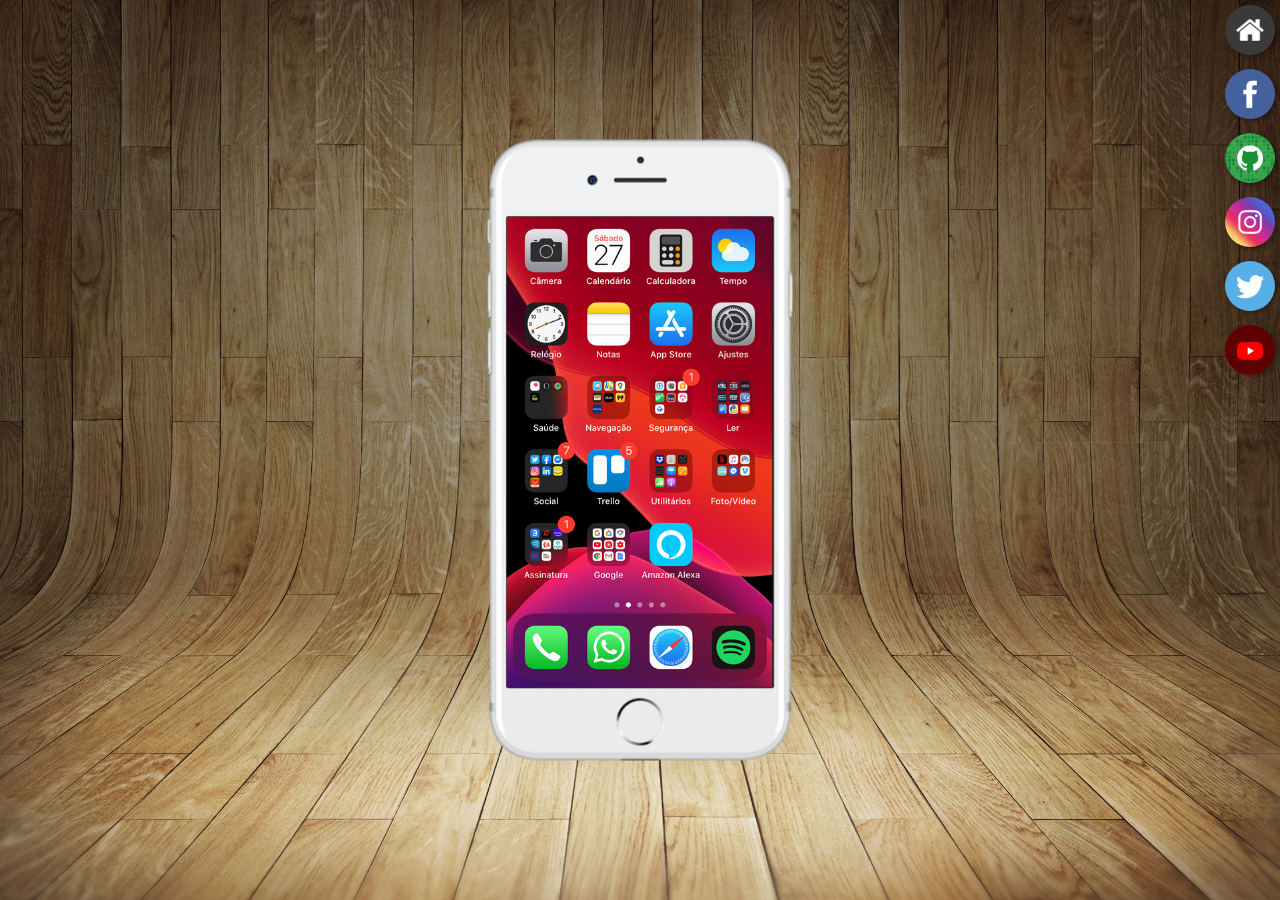
<file: index.html>
<!DOCTYPE html>
<html lang="pt-br">
<head>
    <meta charset="UTF-8">
    <meta http-equiv="X-UA-Compatible" content="IE=edge">
    <meta name="viewport" content="width=device-width, initial-scale=1.0">
    <title>Projeto Redes Sociais</title>
    <link rel="shortcut icon" href="favicon.ico" type="image/x-icon">
    <link rel="stylesheet" href="style/style.css">
</head>
<body>
    <main>
        <section id="phone">
            <iframe src="home.html" name="screen" id="screen" frameborder="0">Seu navegador não é compatível.</iframe>
        </section>
        <section id="social-media">
            <a href="home.html" target="screen"><img src="imagens/logo-home.jpg" alt="Home"></a> <br>
            <a href="socials/facebook.html" target="screen"><img src="imagens/logo-facebook.jpg" alt="Logo do Facebook"></a> <br>
            <a href="socials/github.html" target="screen"><img src="imagens/logo-github.jpg" alt="Logo do GitHub"></a> <br>
            <a href="socials/instagram.html" target="screen"><img src="imagens/logo-instagram.jpg" alt="Logo do Instagram"></a> <br>
            <a href="socials/twitter.html" target="screen"><img src="imagens/logo-twitter.jpg" alt="Logo do Twitter"></a> <br>
            <a href="socials/youtube.html" target="screen"><img src="imagens/logo-youtube.jpg" alt="Logo do YouTube"></a> <br>
        </section>
    </main>
</body>
</html>
</file>
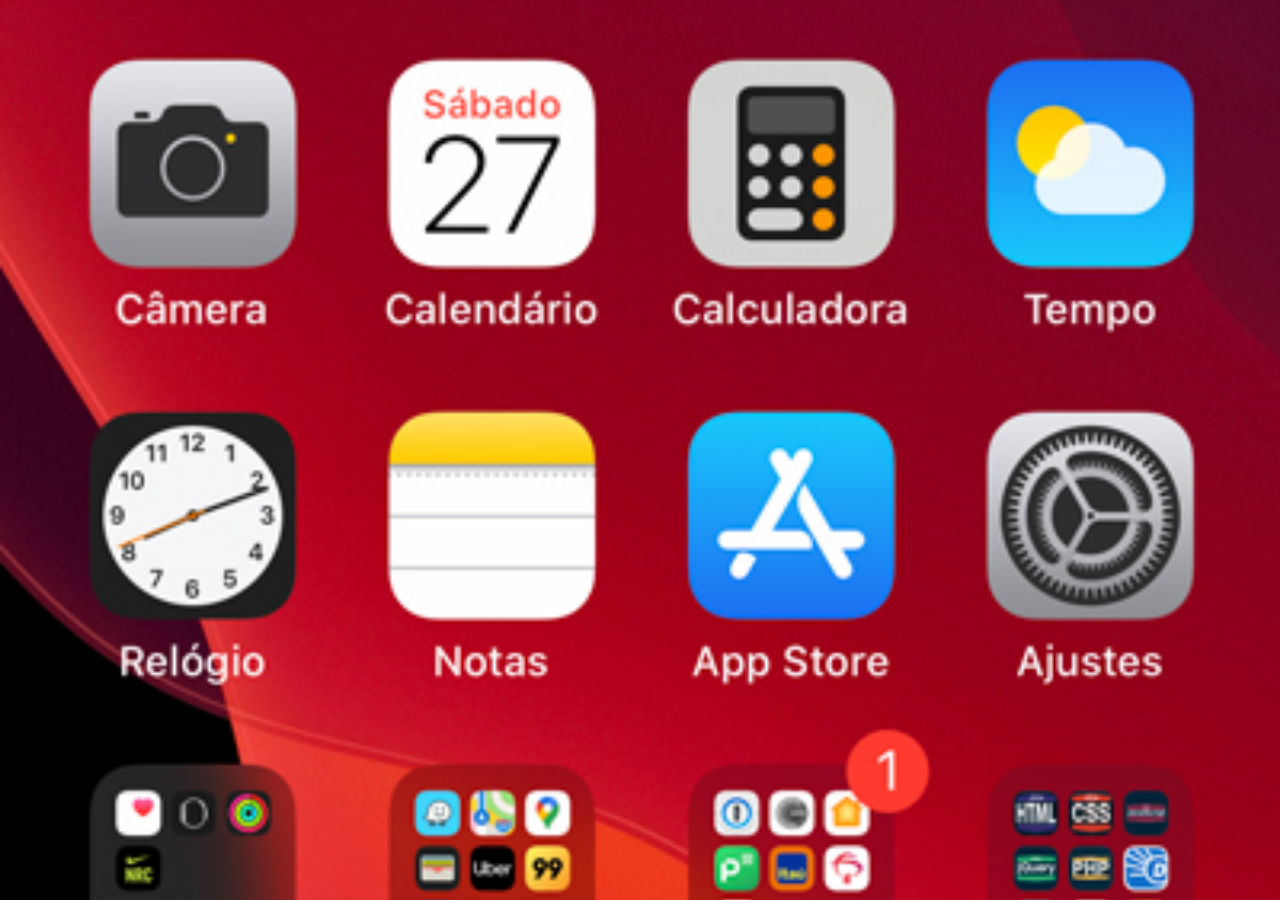
<file: home.html>
<!DOCTYPE html>
<html lang="pt-br">
<head>
    <meta charset="UTF-8">
    <meta http-equiv="X-UA-Compatible" content="IE=edge">
    <meta name="viewport" content="width=device-width, initial-scale=1.0">
    <title>Home</title>
</head>
<style>
    * {
        margin: 0px;
        padding: 0px;
    }

    body {
        width: 100vw;
        height: 100vh;
        background: black url(imagens/tela-home.jpg) no-repeat top center;
        background-size: cover;
    }
</style>
<body>
    
</body>
</html>
</file>
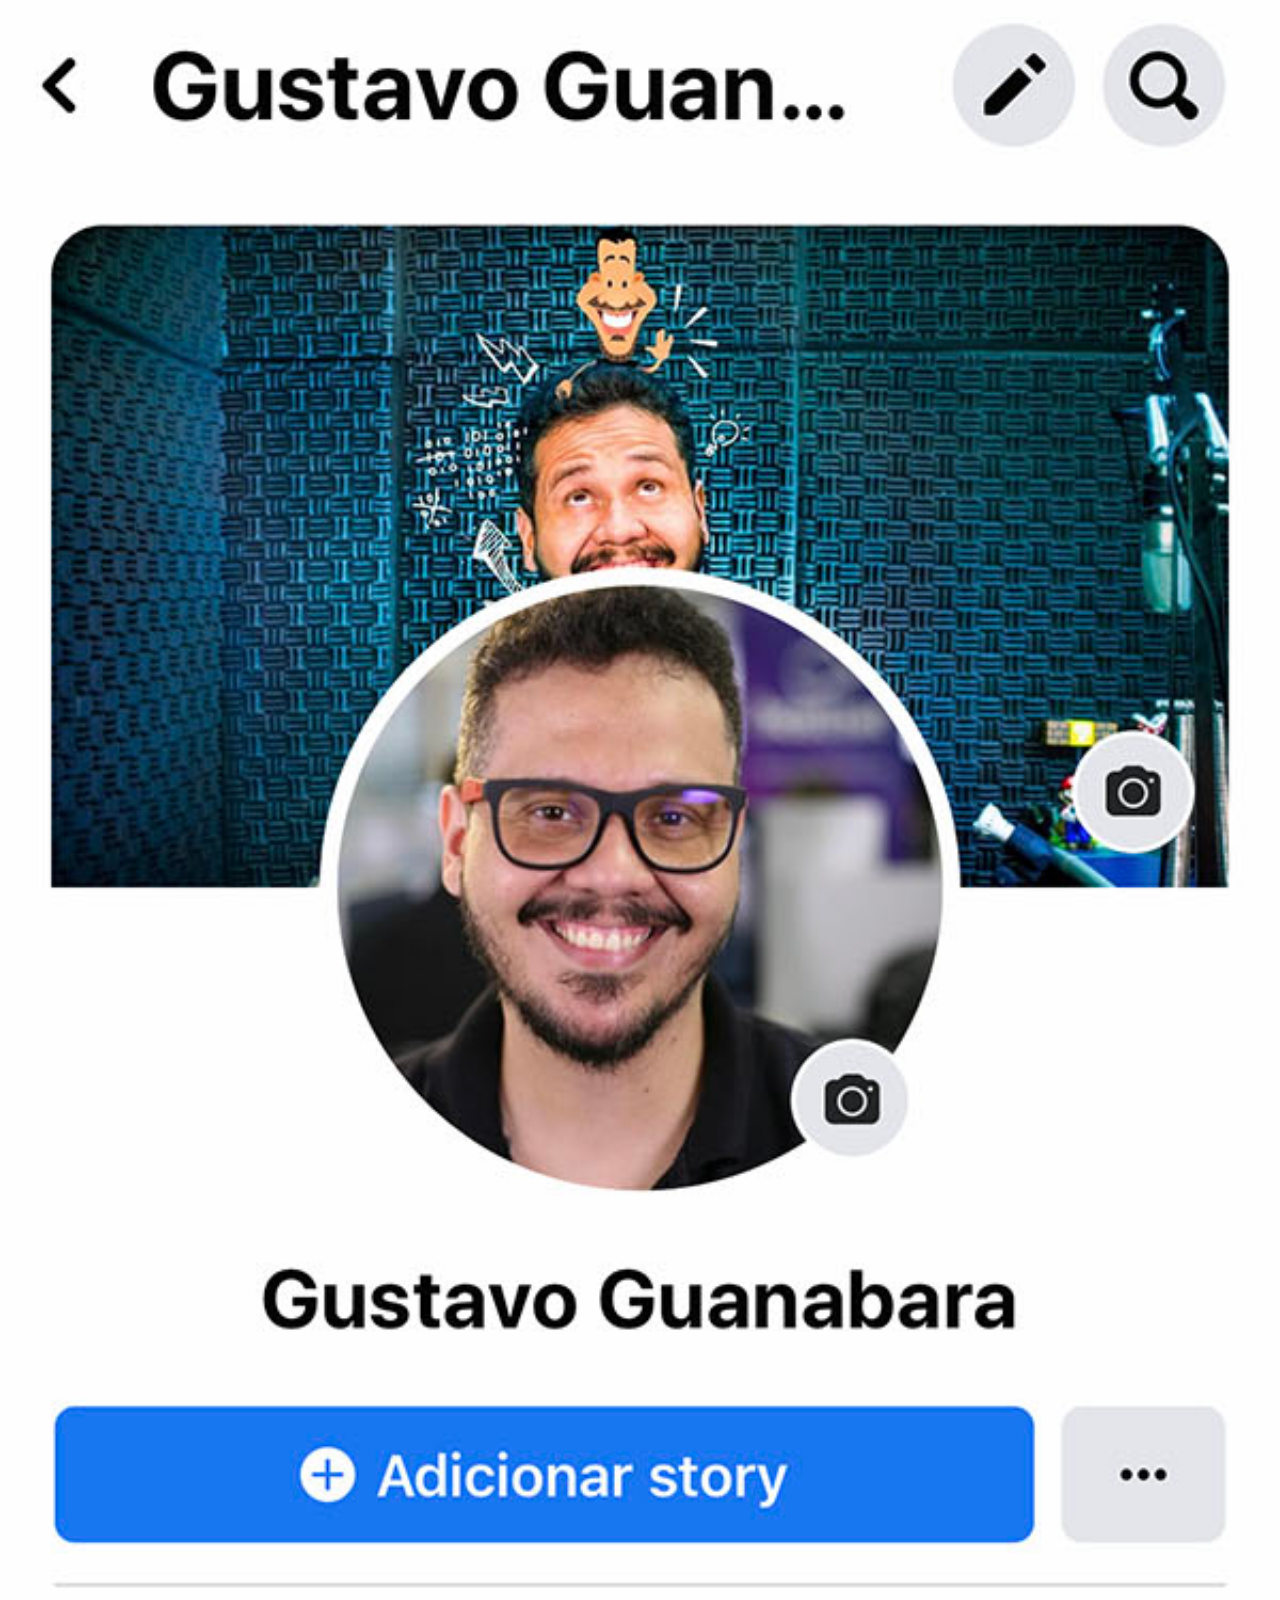
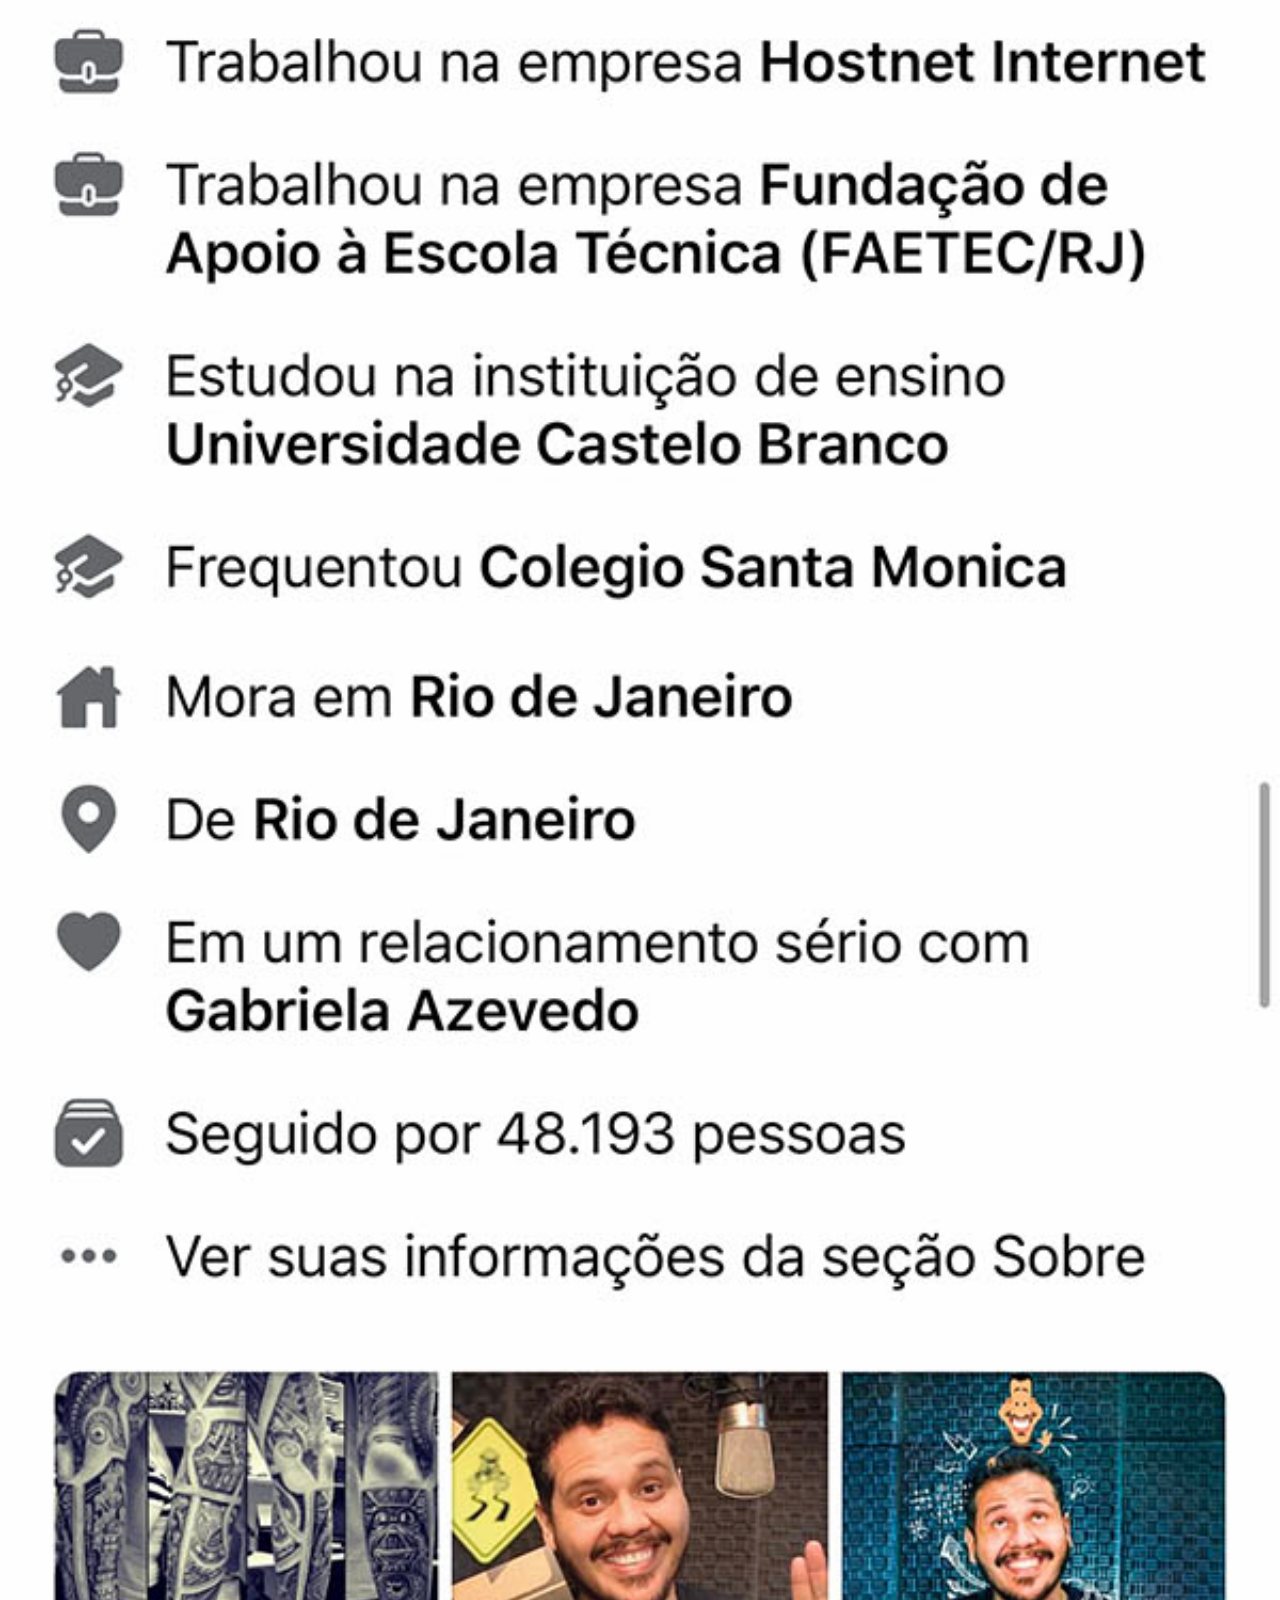
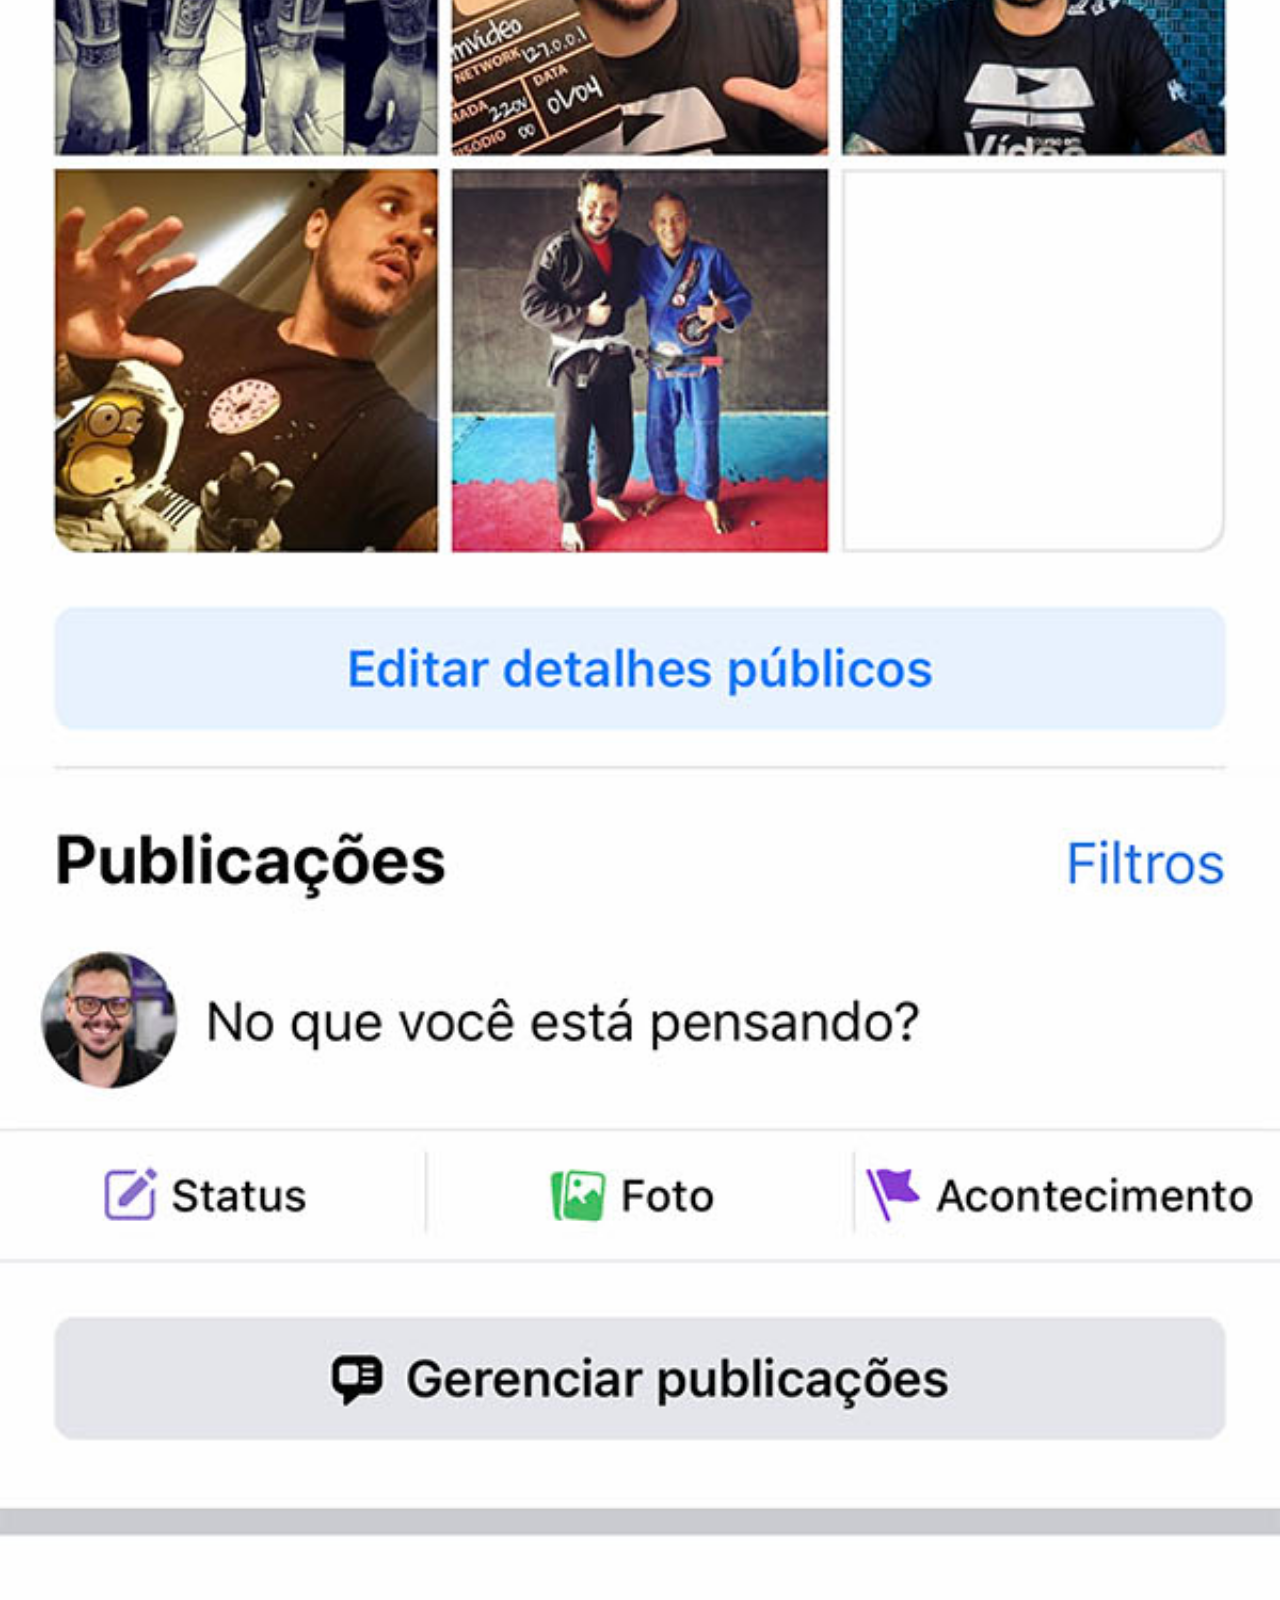
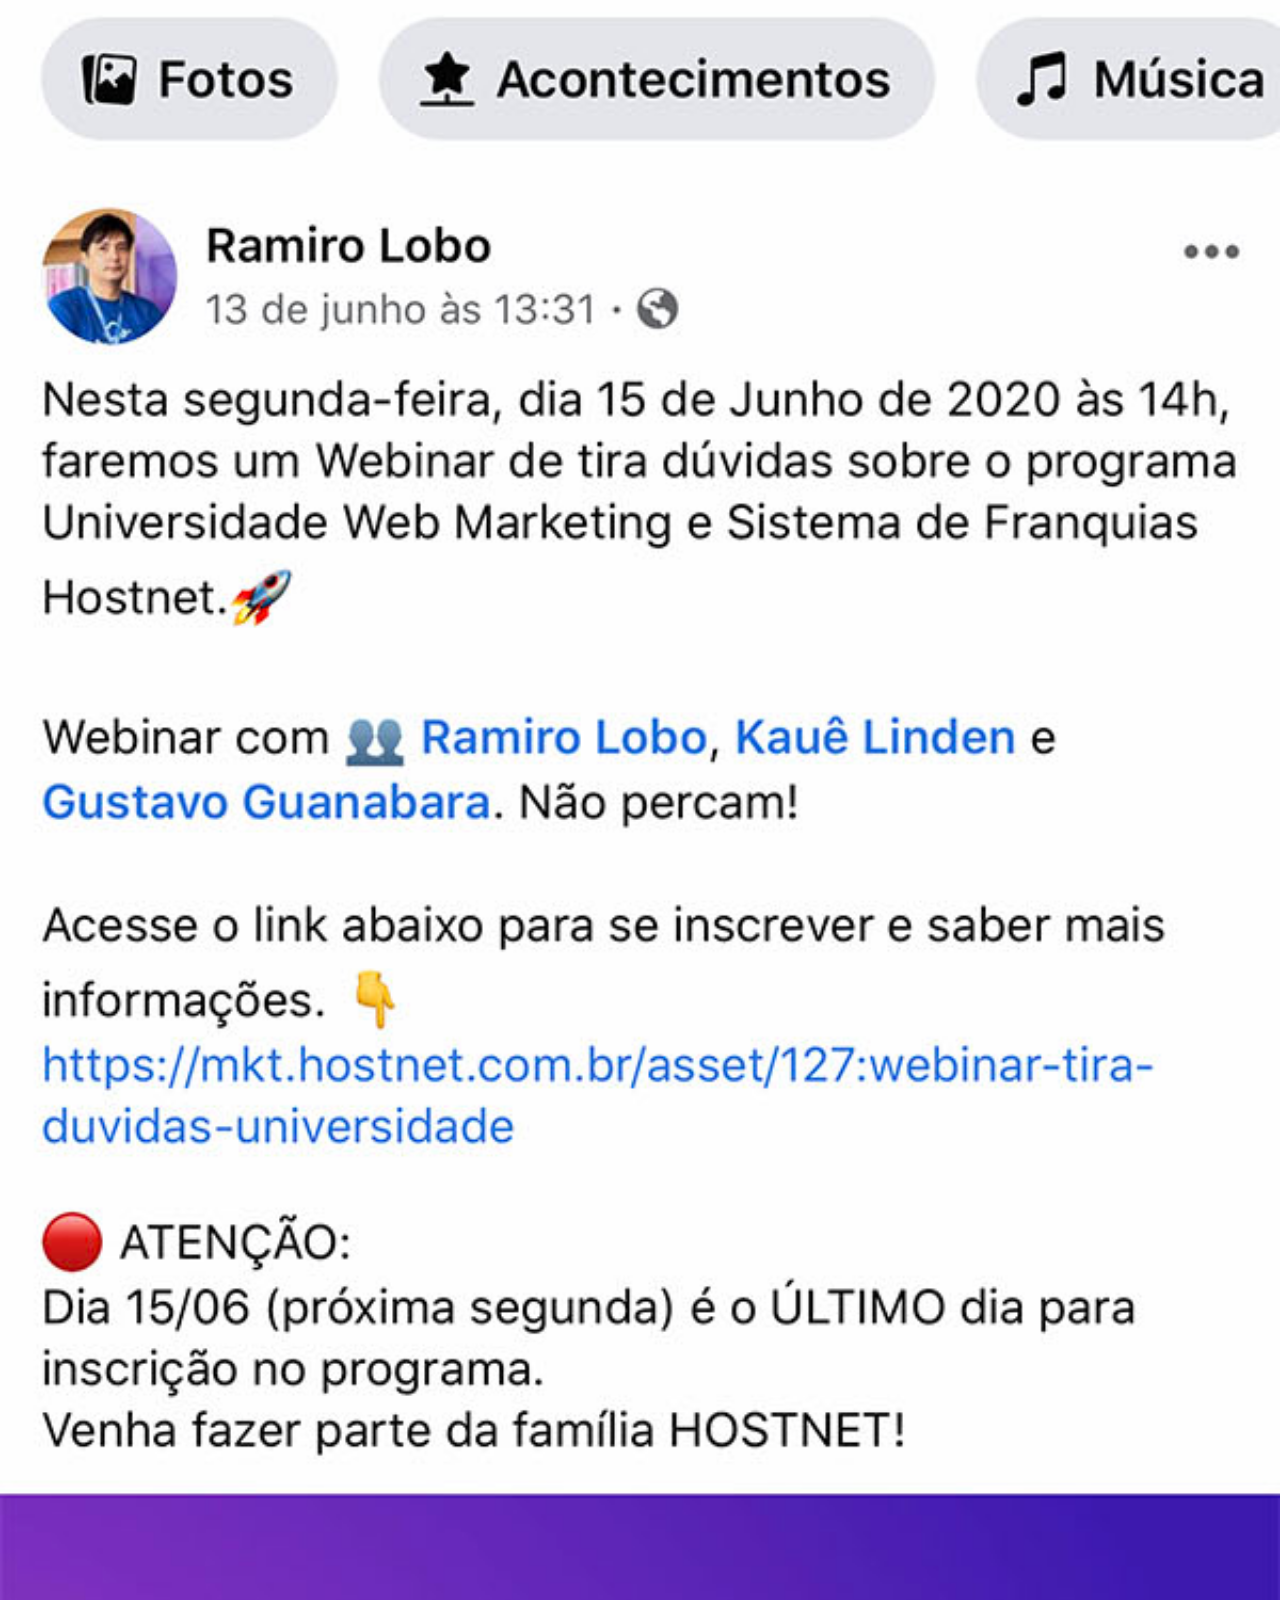
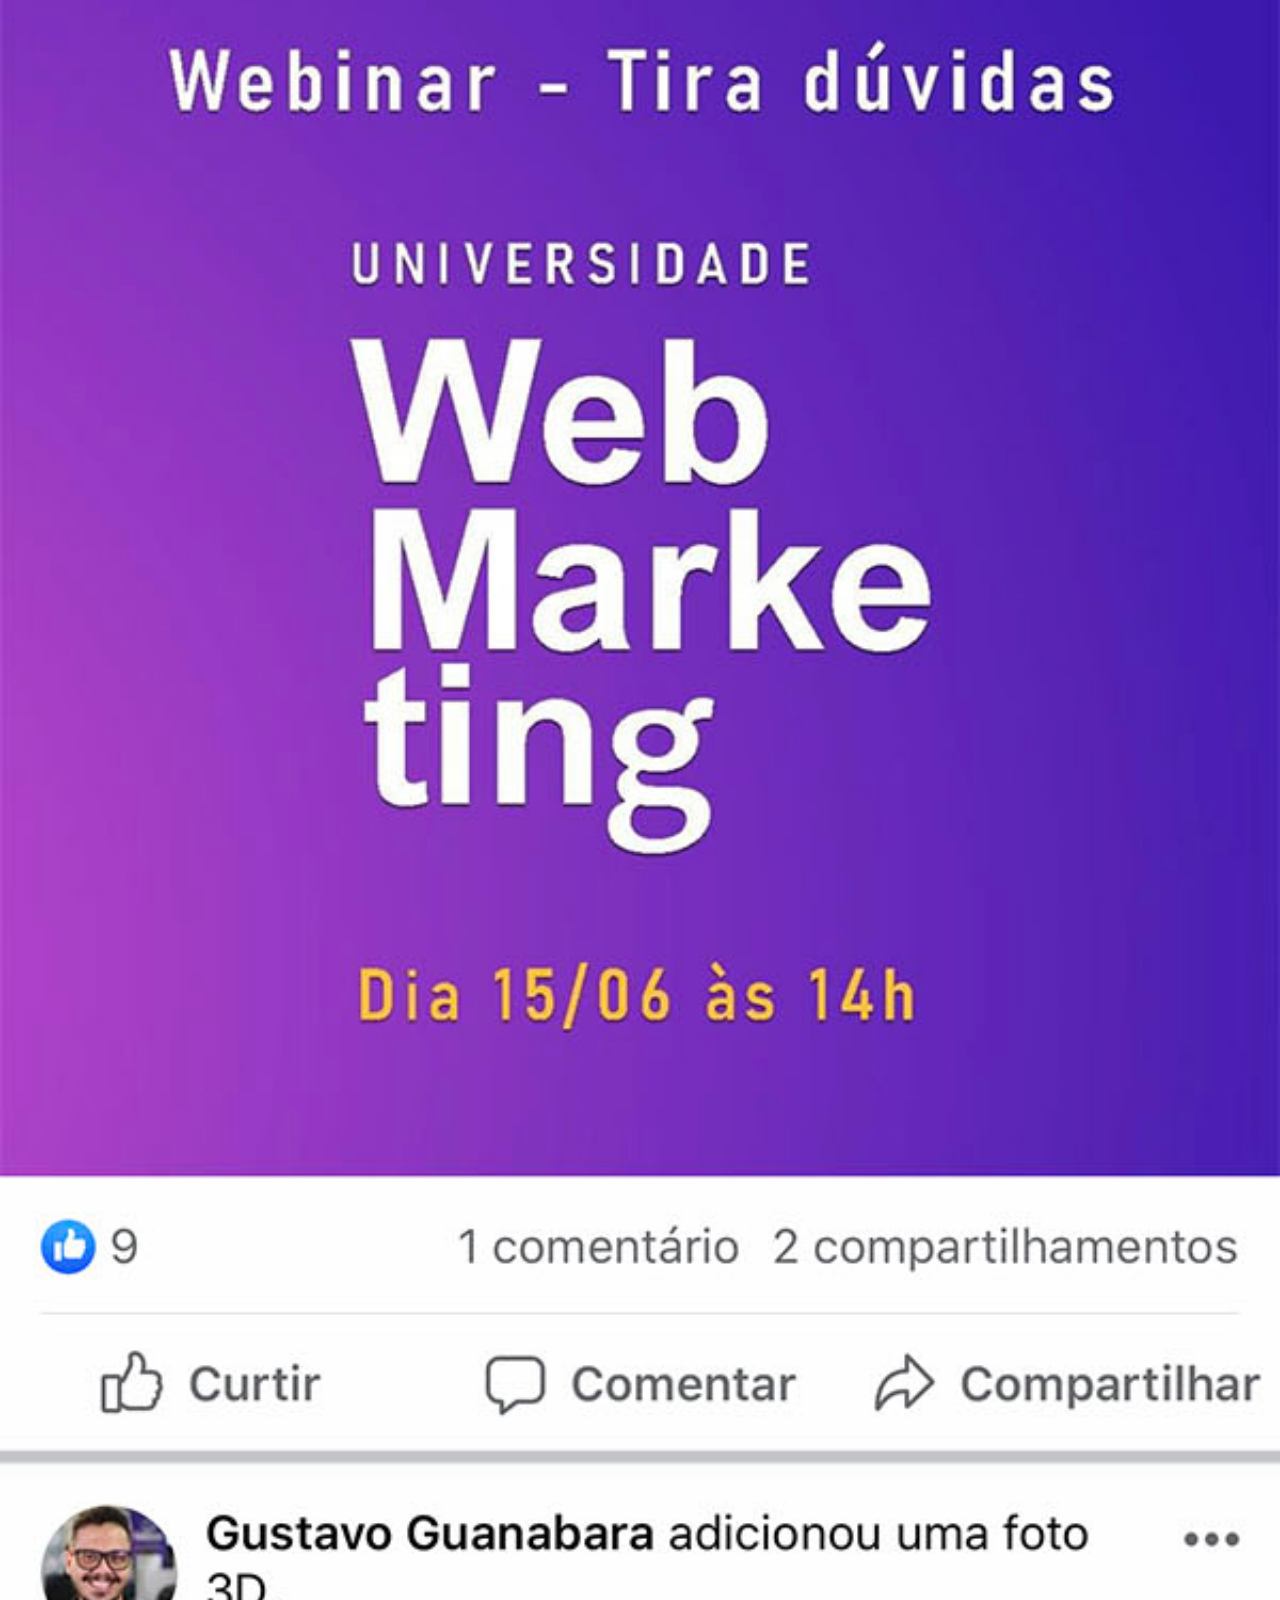
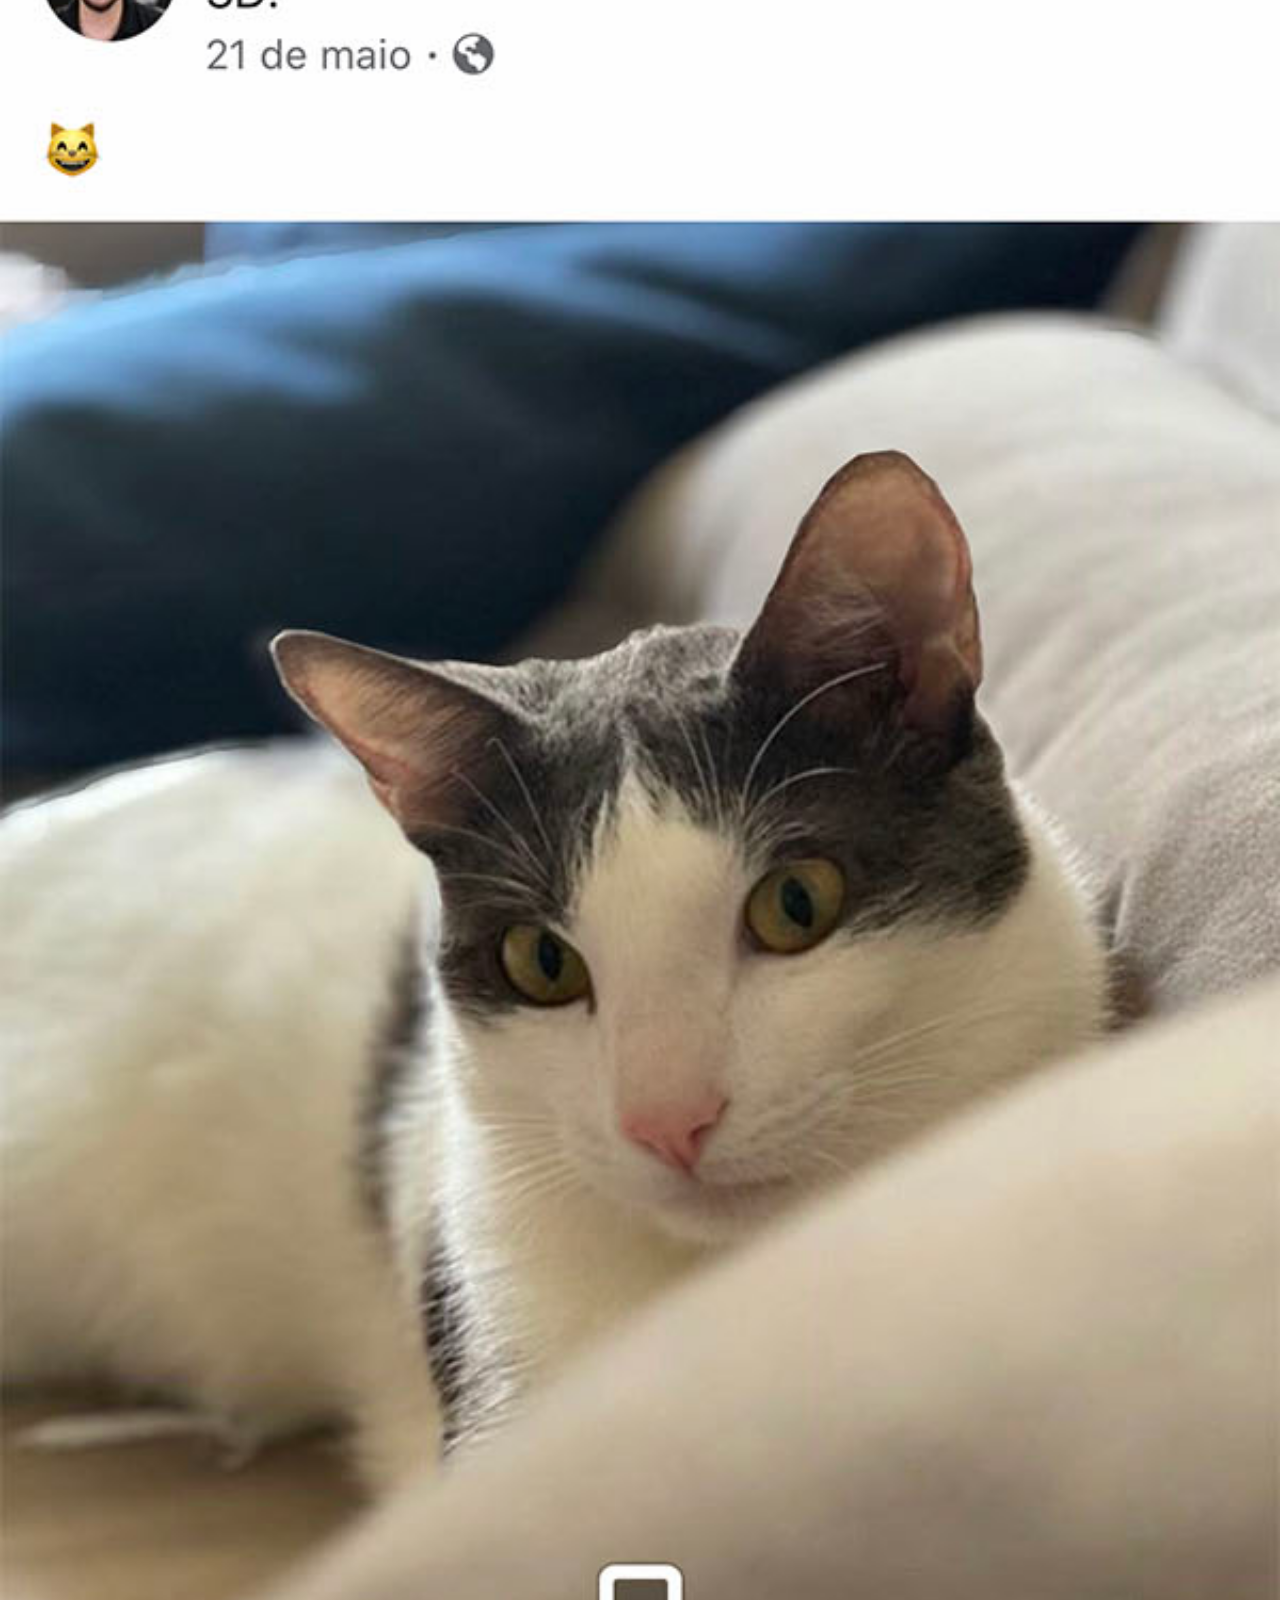
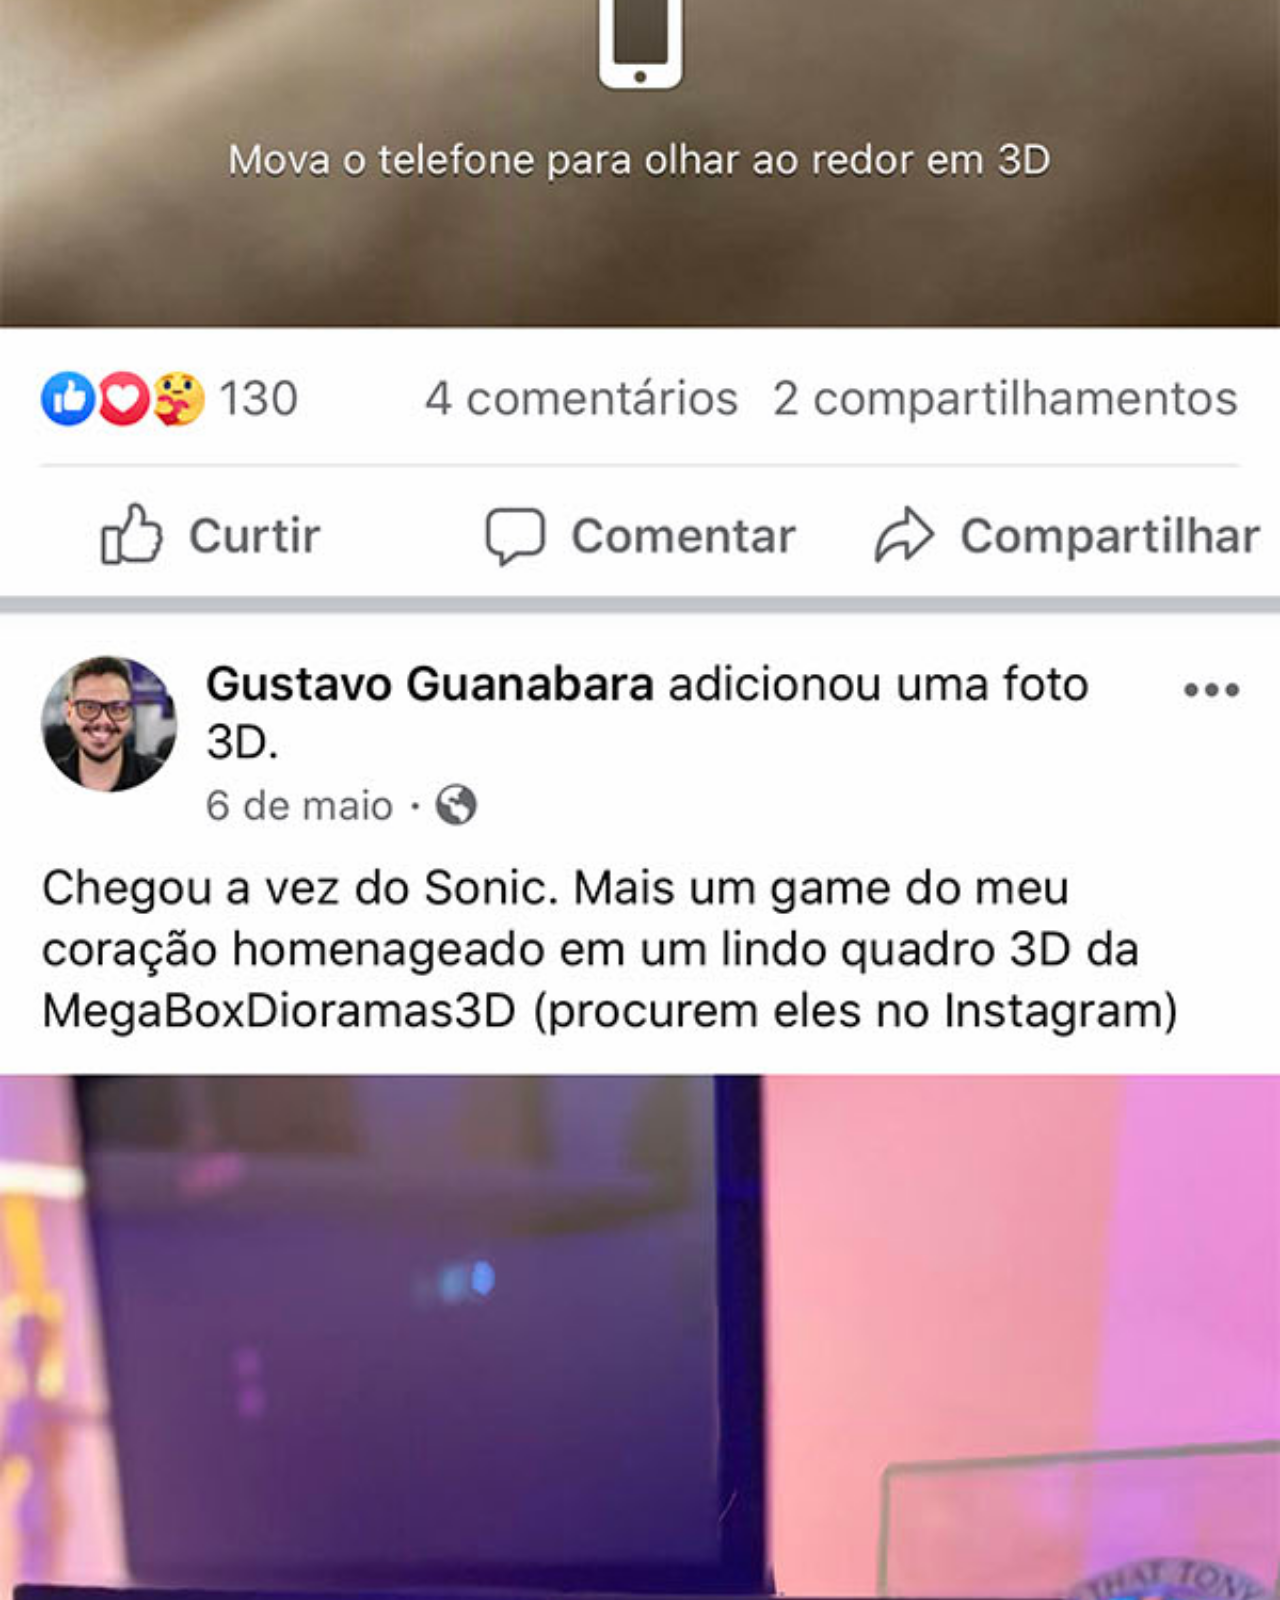
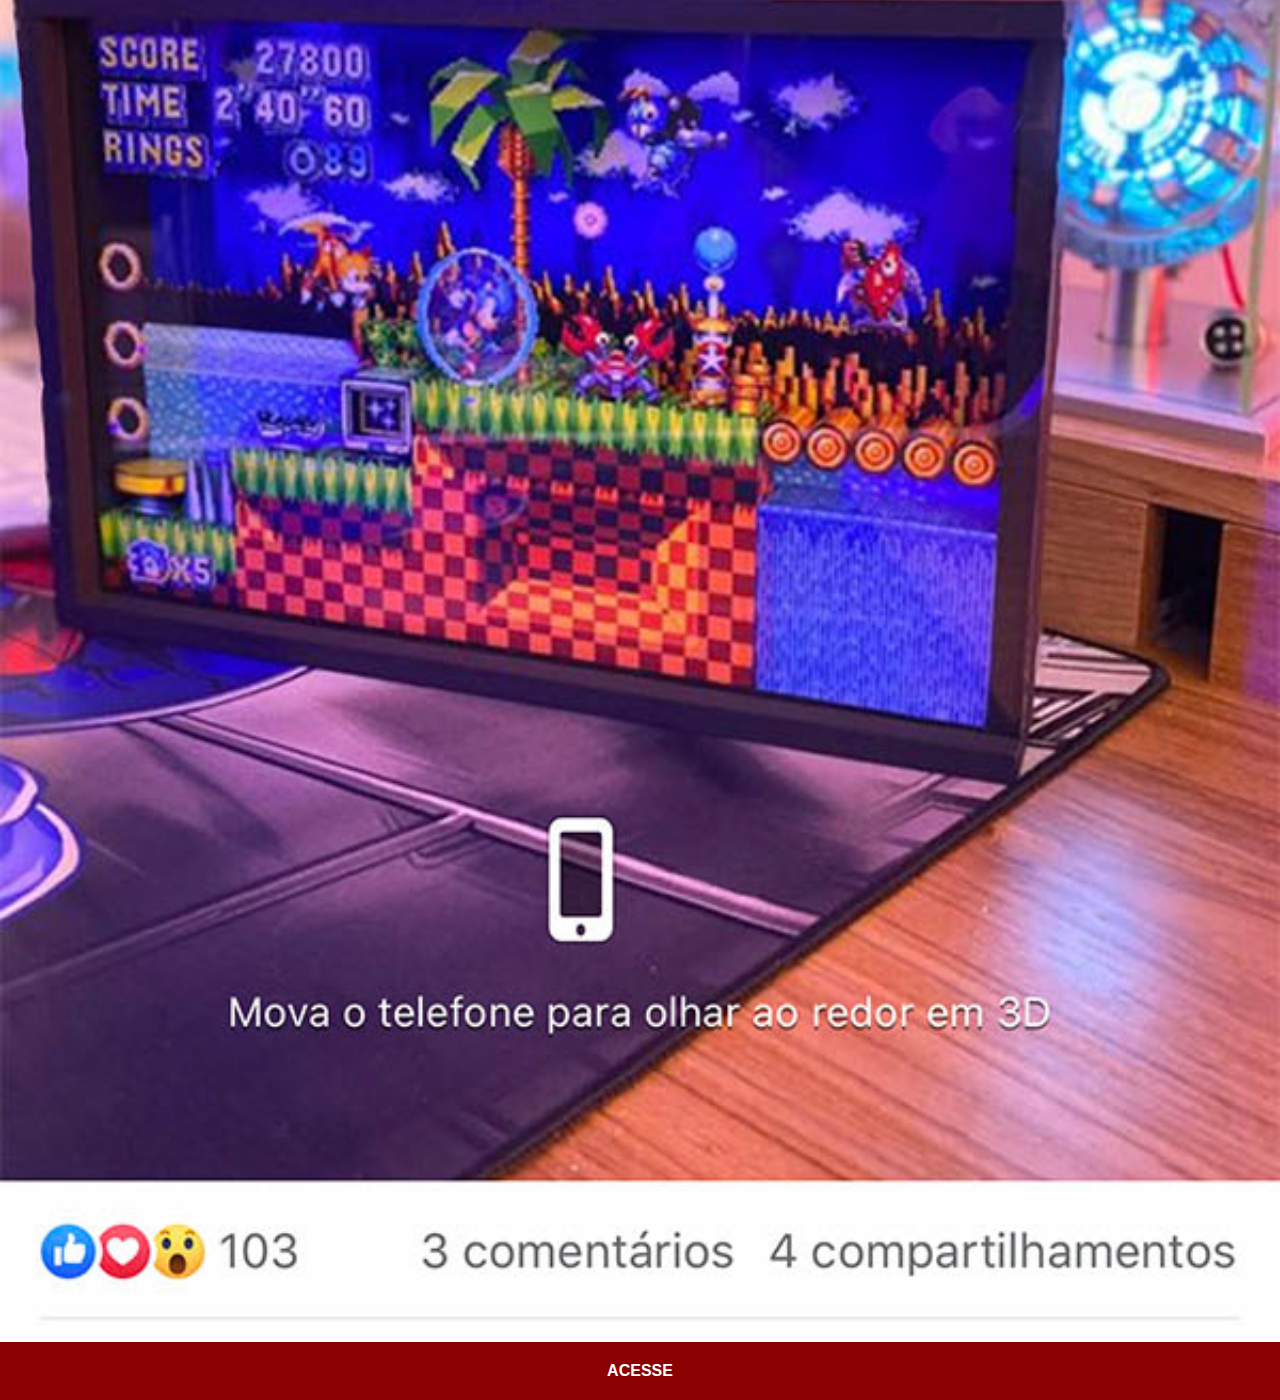
<file: socials/facebook.html>
<!DOCTYPE html>
<html lang="pt-br">
<head>
    <meta charset="UTF-8">
    <meta http-equiv="X-UA-Compatible" content="IE=edge">
    <meta name="viewport" content="width=device-width, initial-scale=1.0">
    <title>Facebook</title>
    <link rel="stylesheet" href="../style/social.css">
</head>
<body>
    <img src="../imagens/tela-facebook.jpg" alt="Tela do Facebook">
    <a href="https://www.facebook.com/gustavoguanabara/" target="_blank">ACESSE</a>
</body>
</html>
</file>
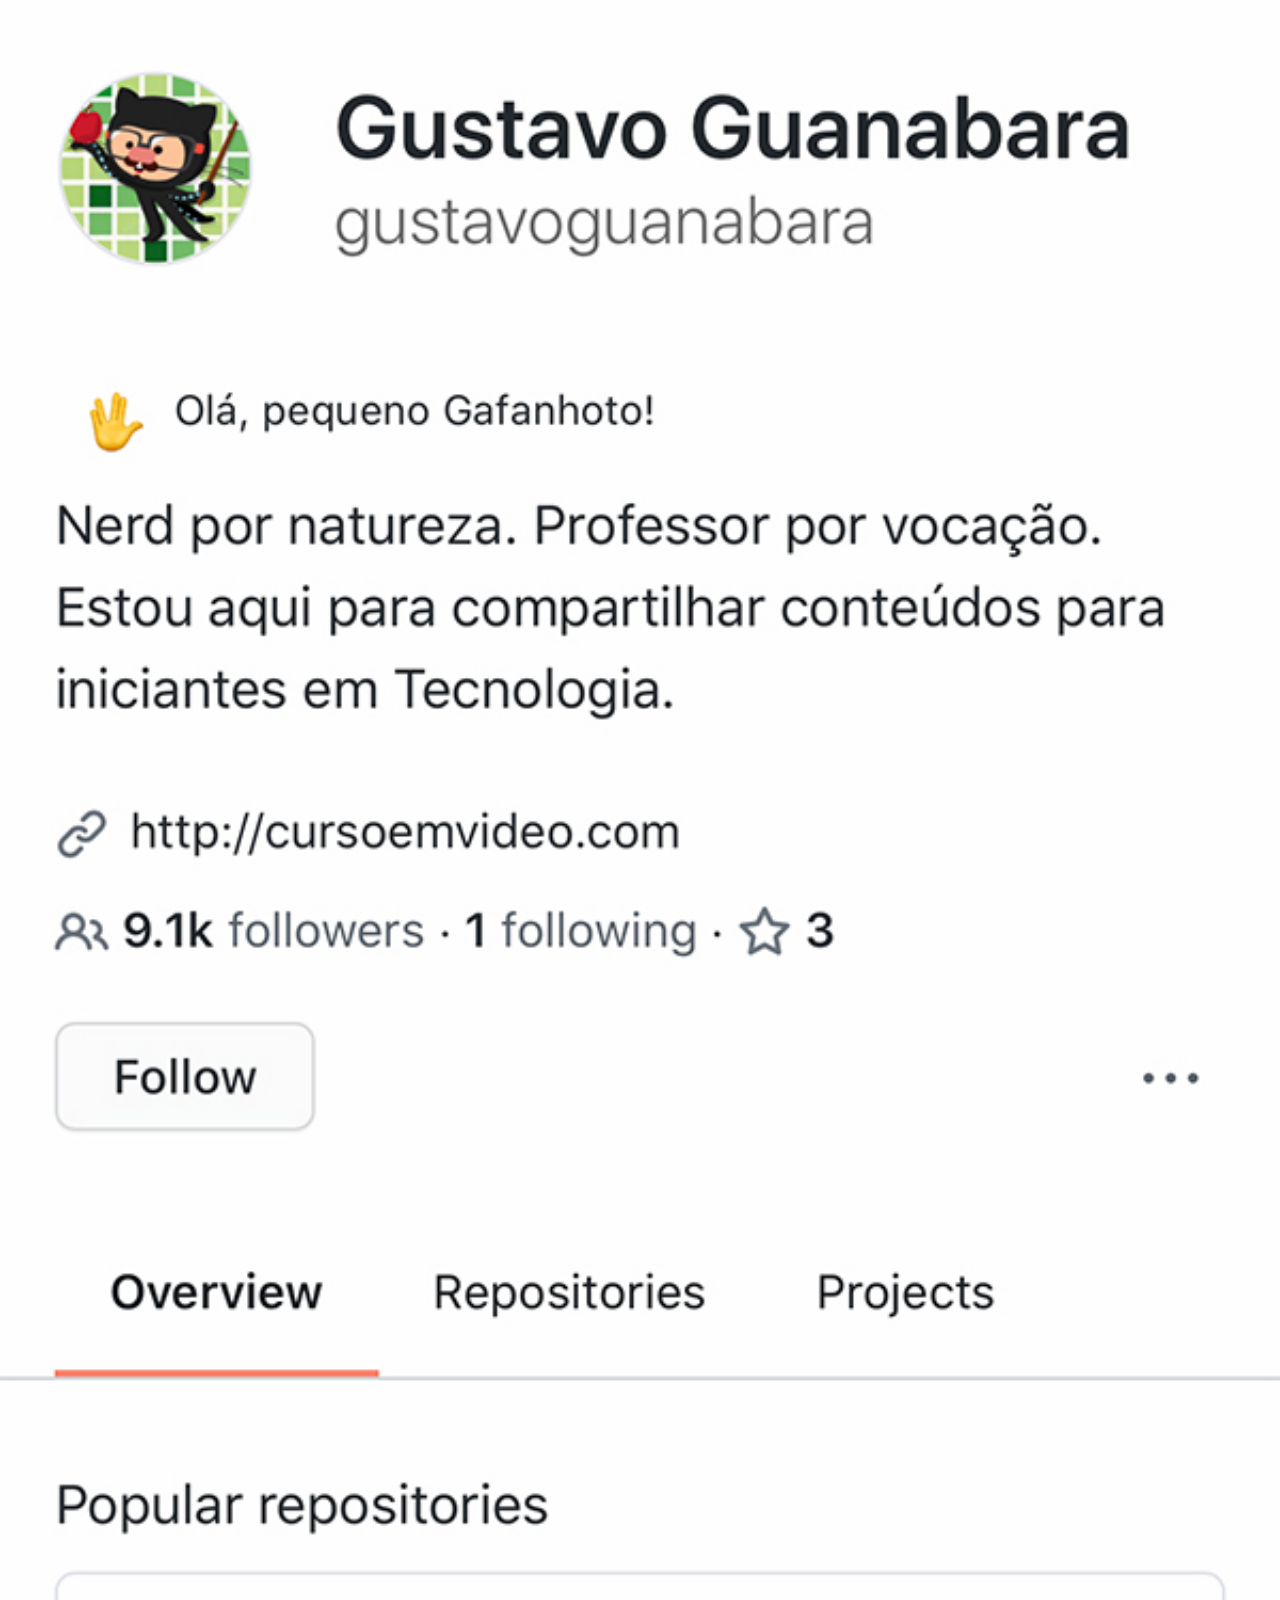
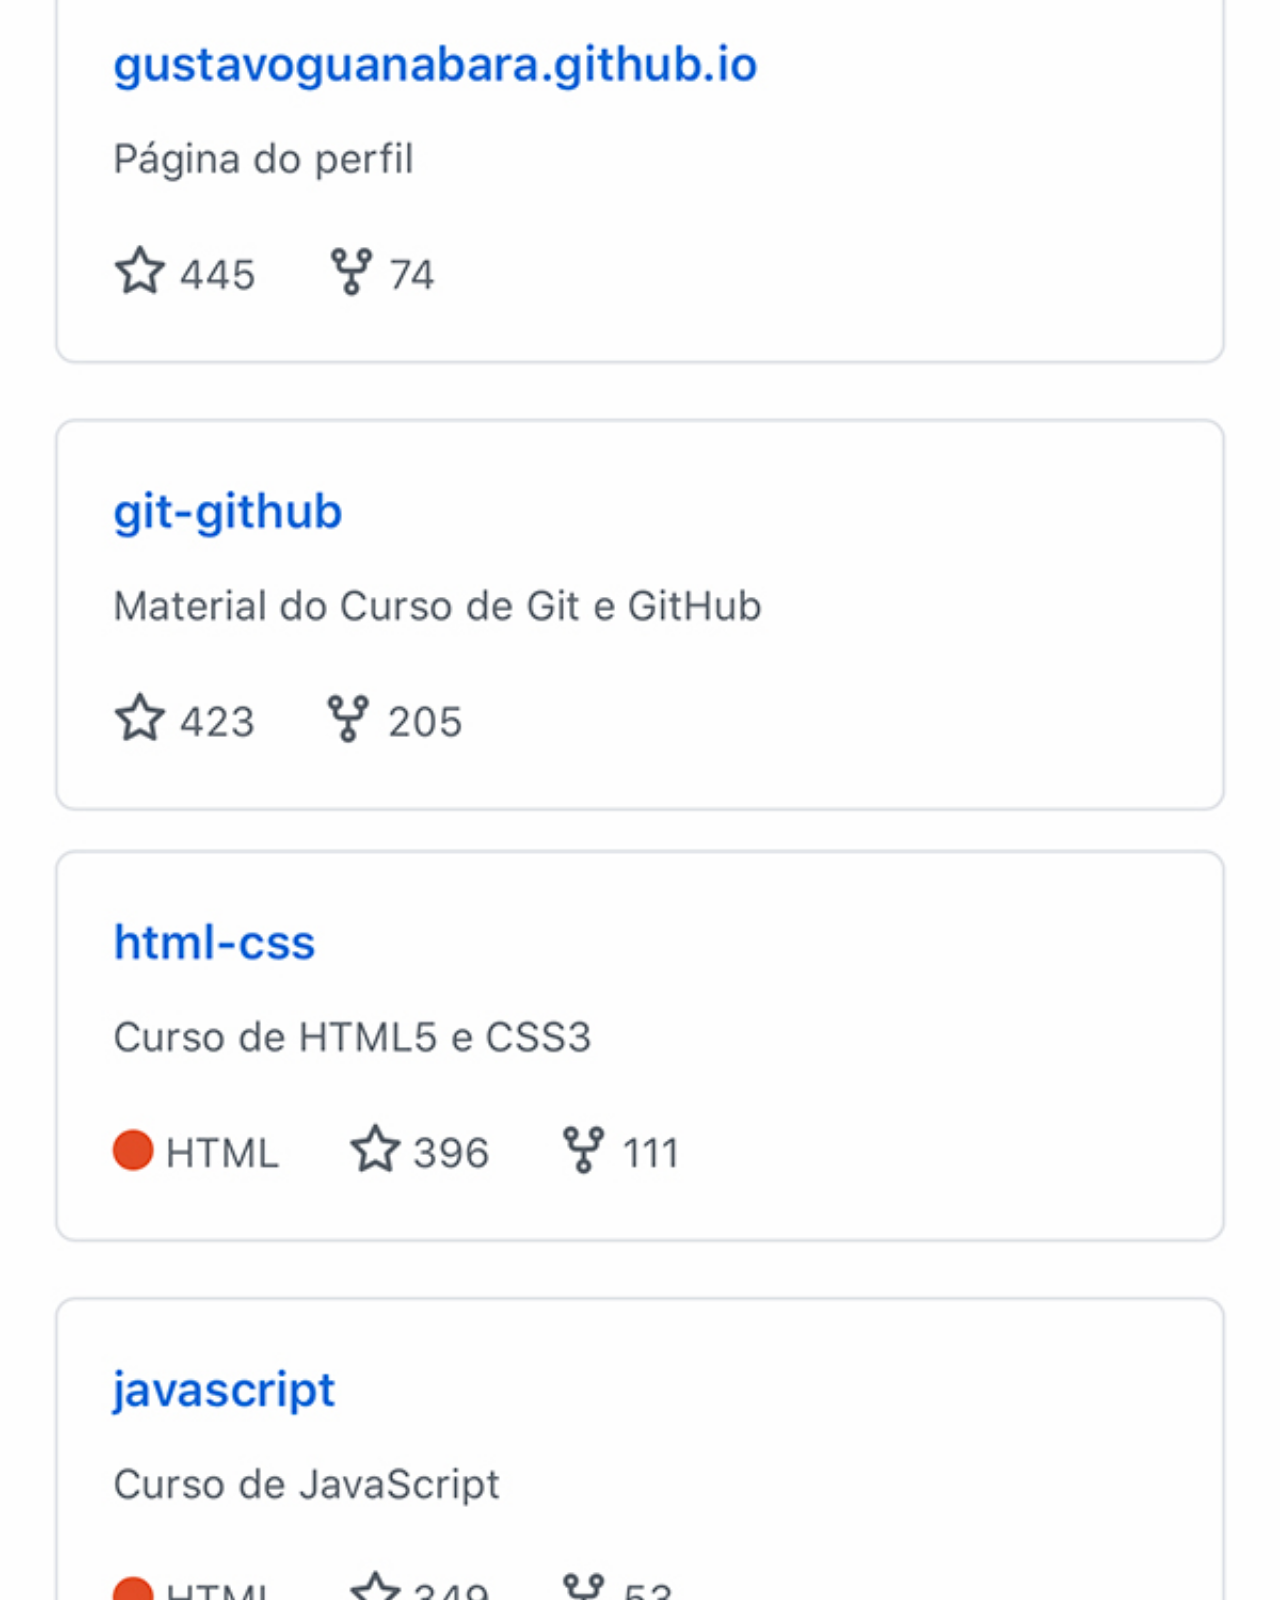
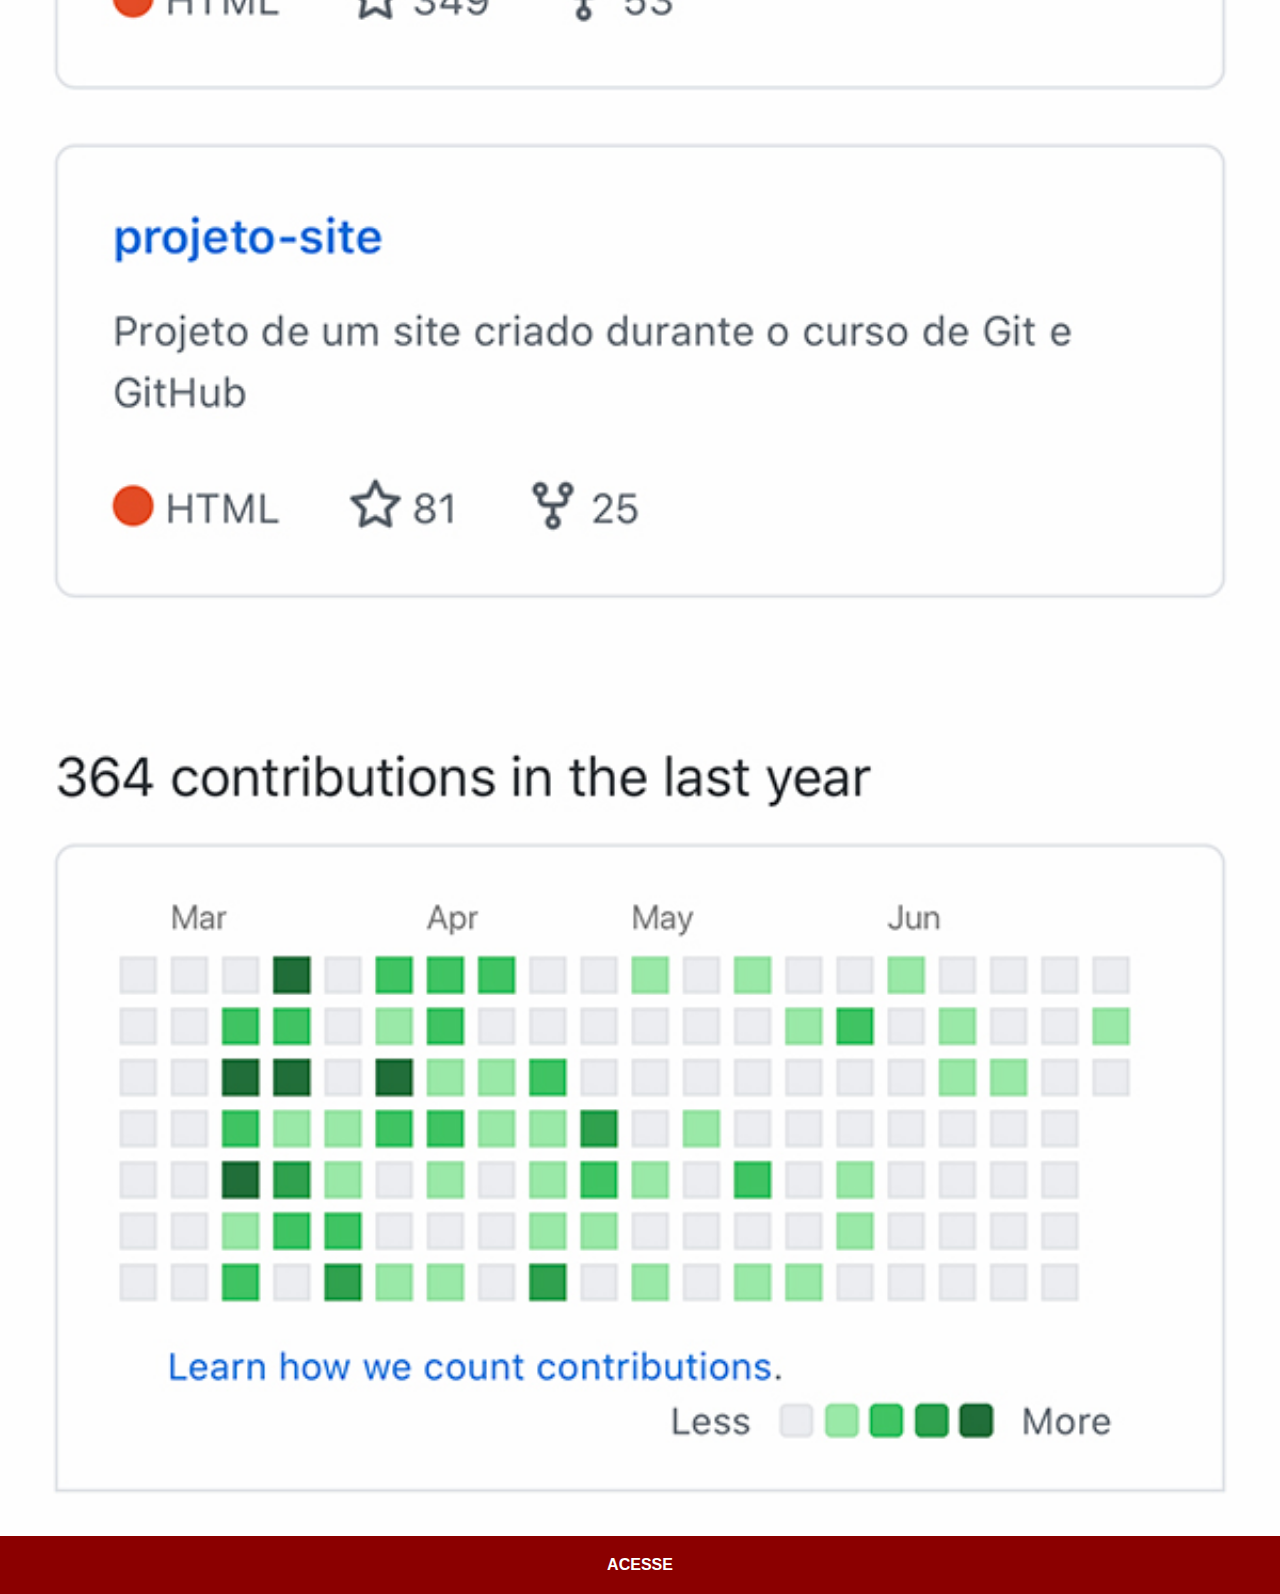
<file: socials/github.html>
<!DOCTYPE html>
<html lang="pt-br">
<head>
    <meta charset="UTF-8">
    <meta http-equiv="X-UA-Compatible" content="IE=edge">
    <meta name="viewport" content="width=device-width, initial-scale=1.0">
    <title>GitHub</title>
    <link rel="stylesheet" href="../style/social.css">
</head>
<body>
    <img src="../imagens/tela-github.jpg" alt="Tela do GitHub">
    <a href="https://github.com/gustavoguanabara" target="_blank">ACESSE</a>
</body>
</html>
</file>
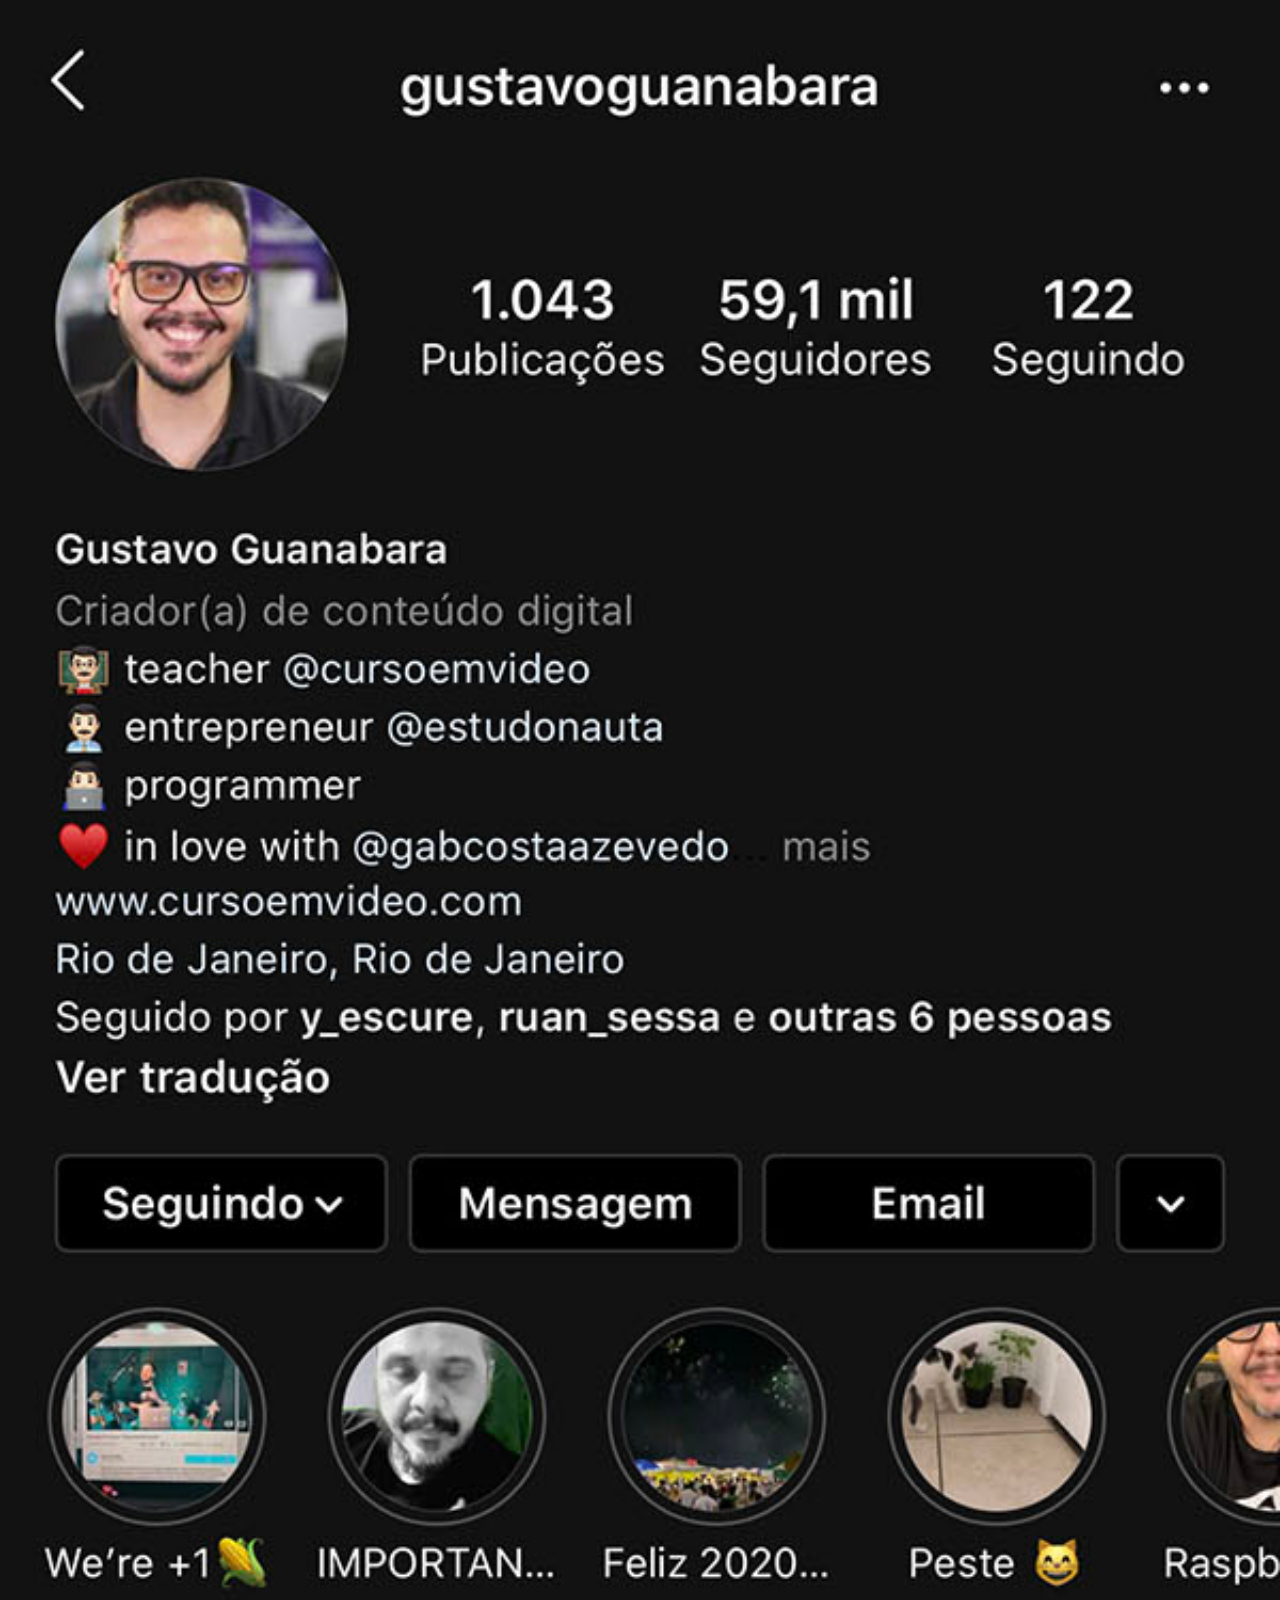
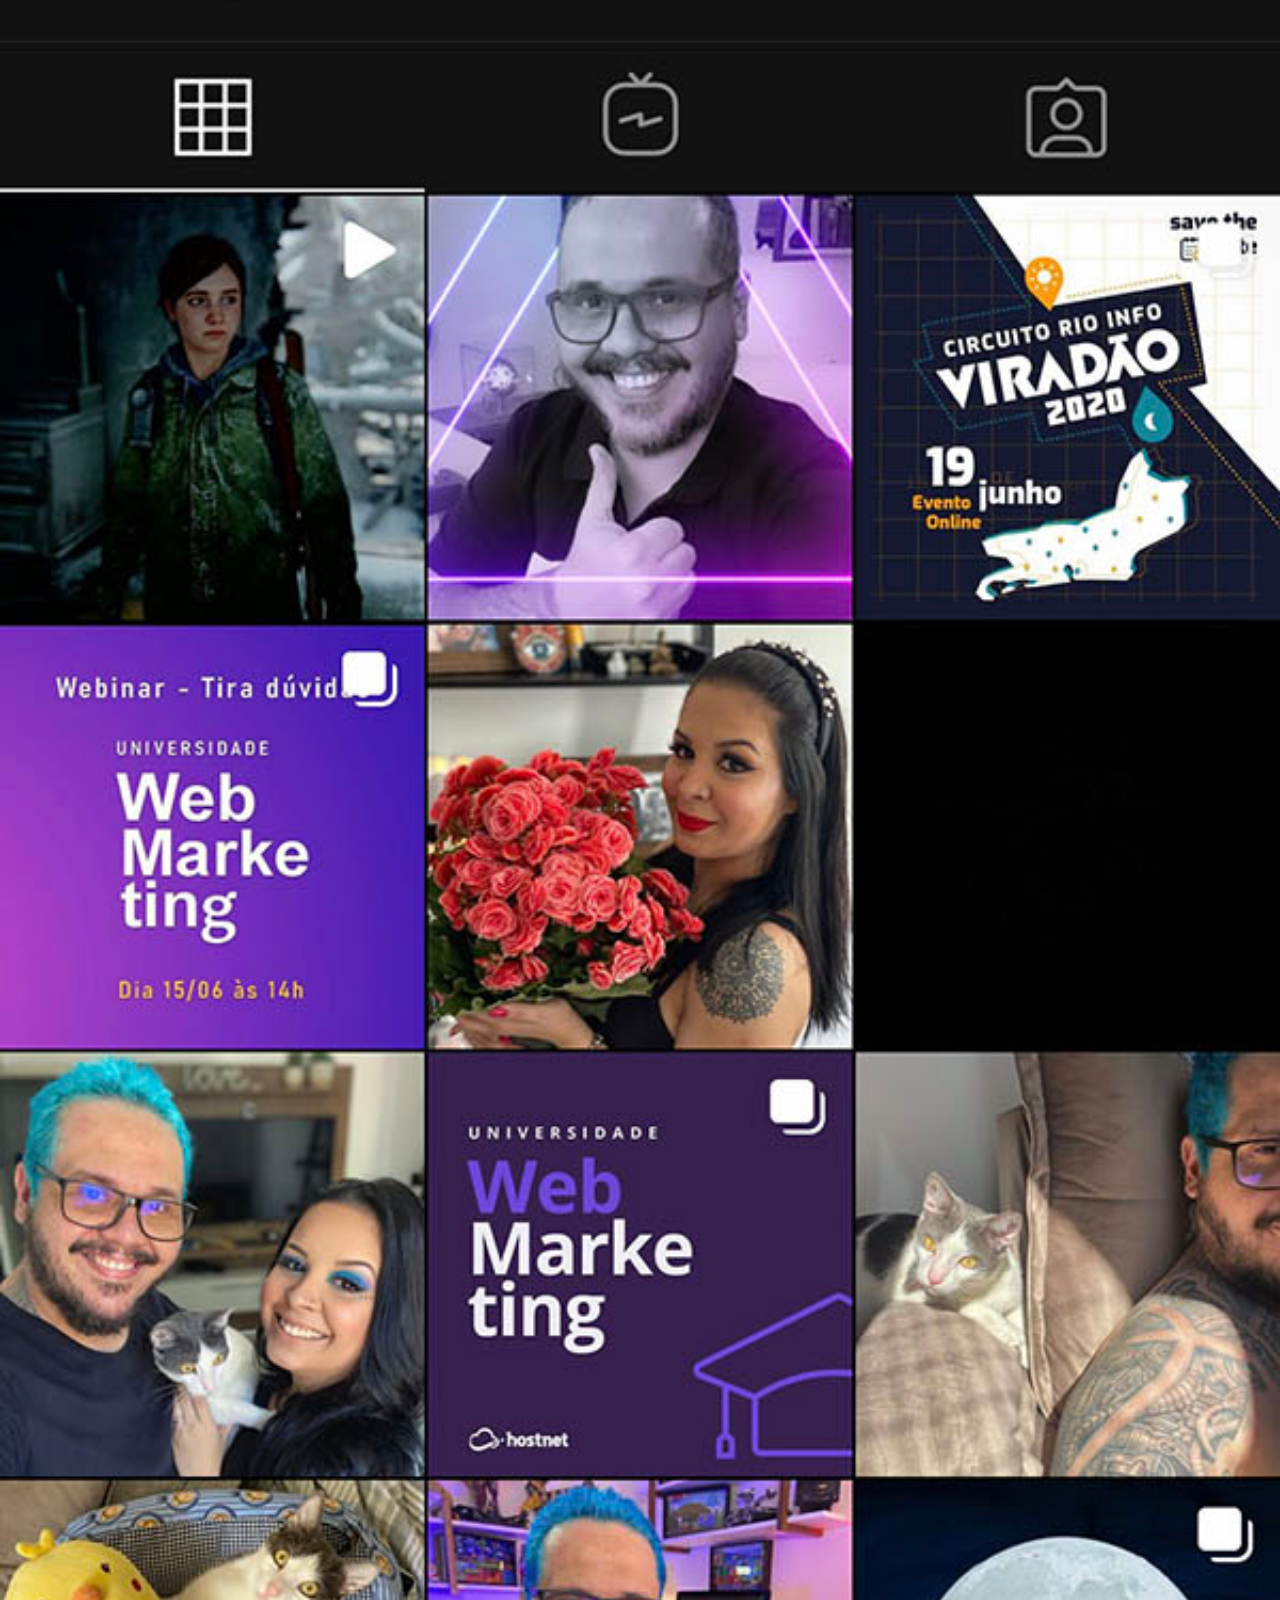
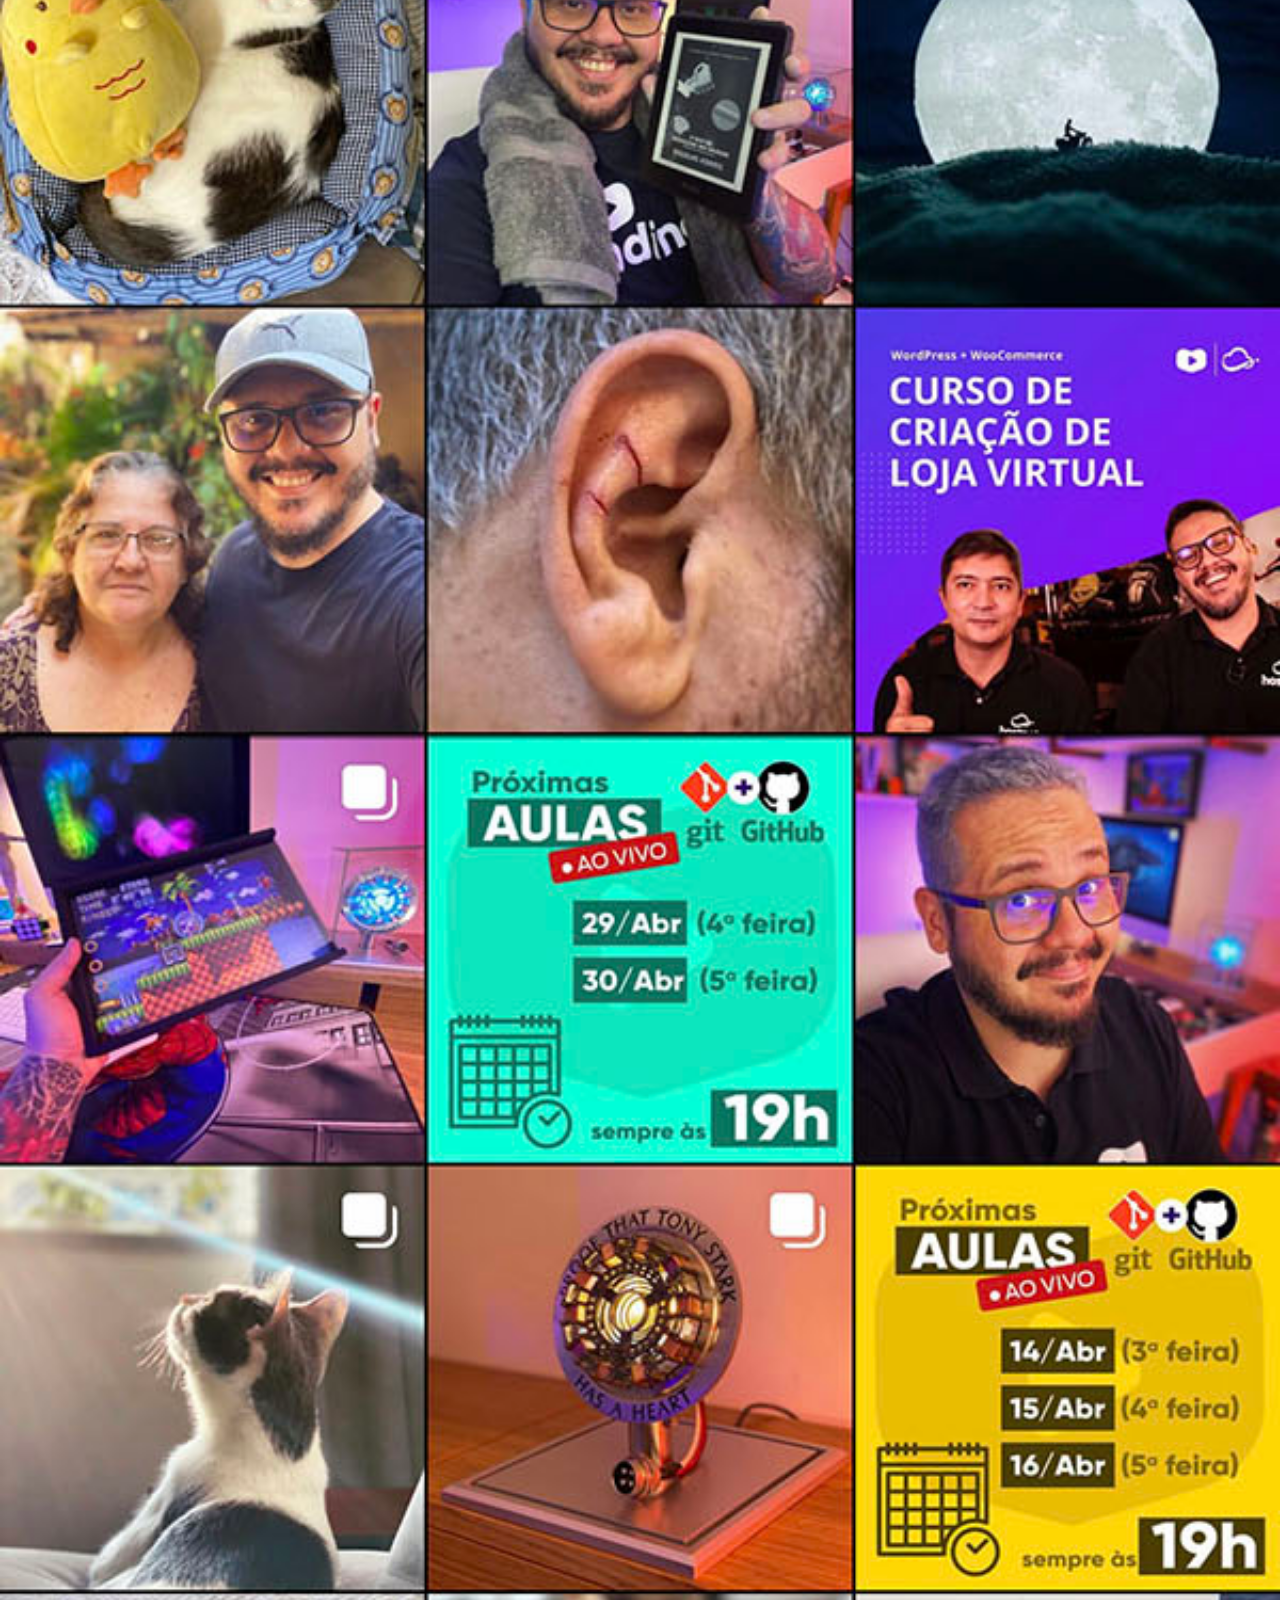
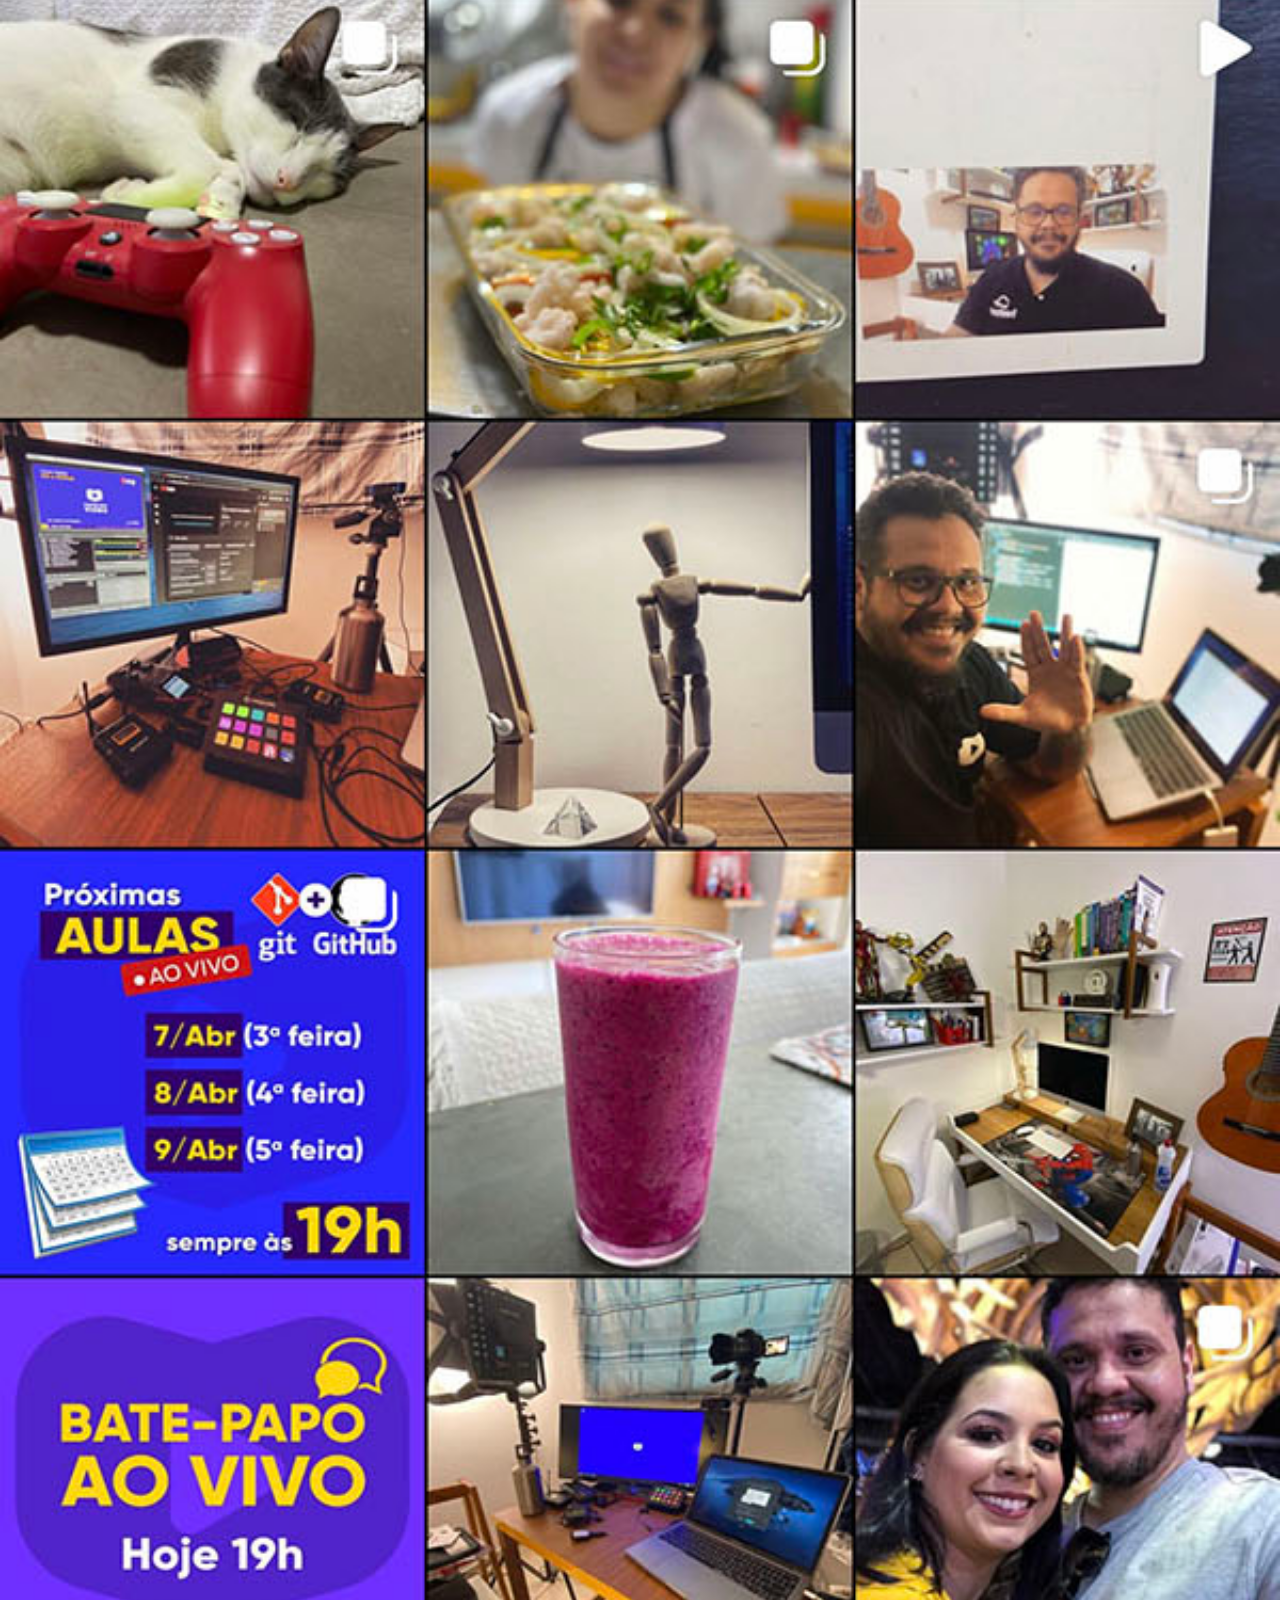
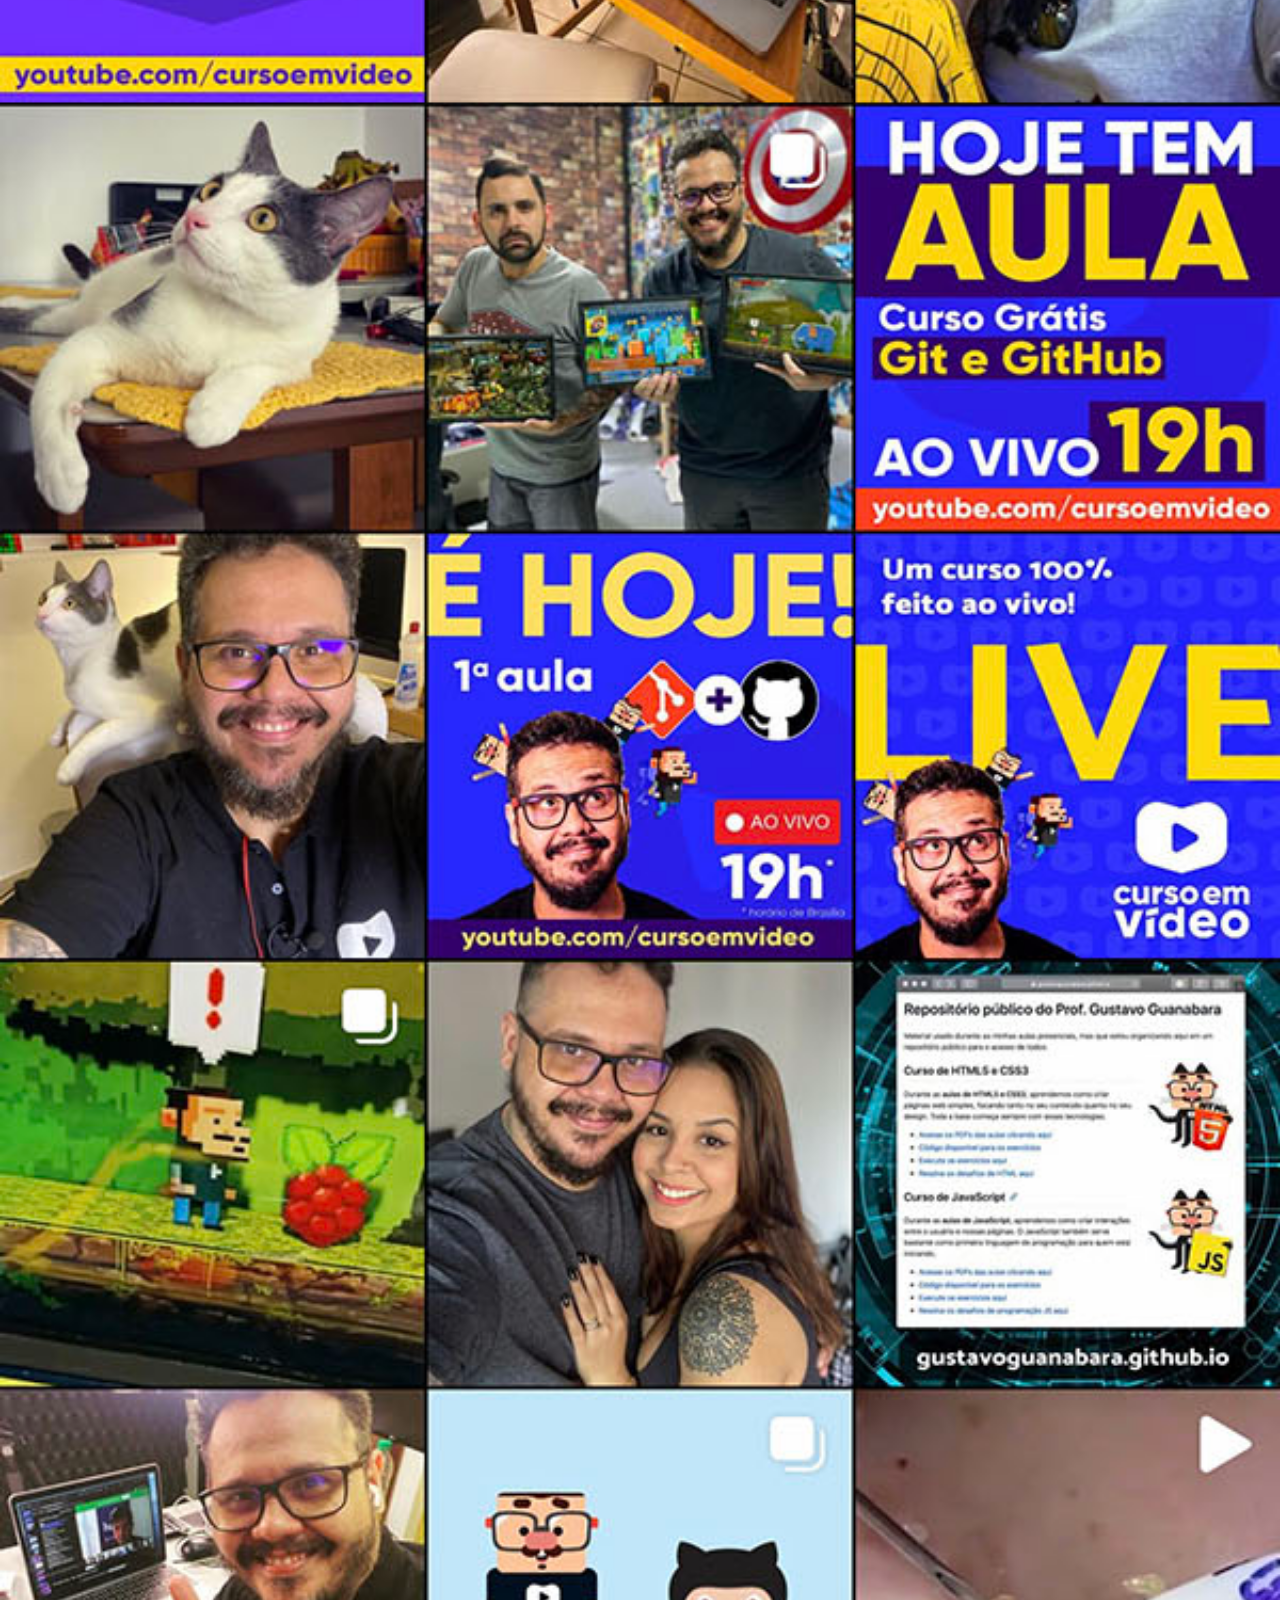
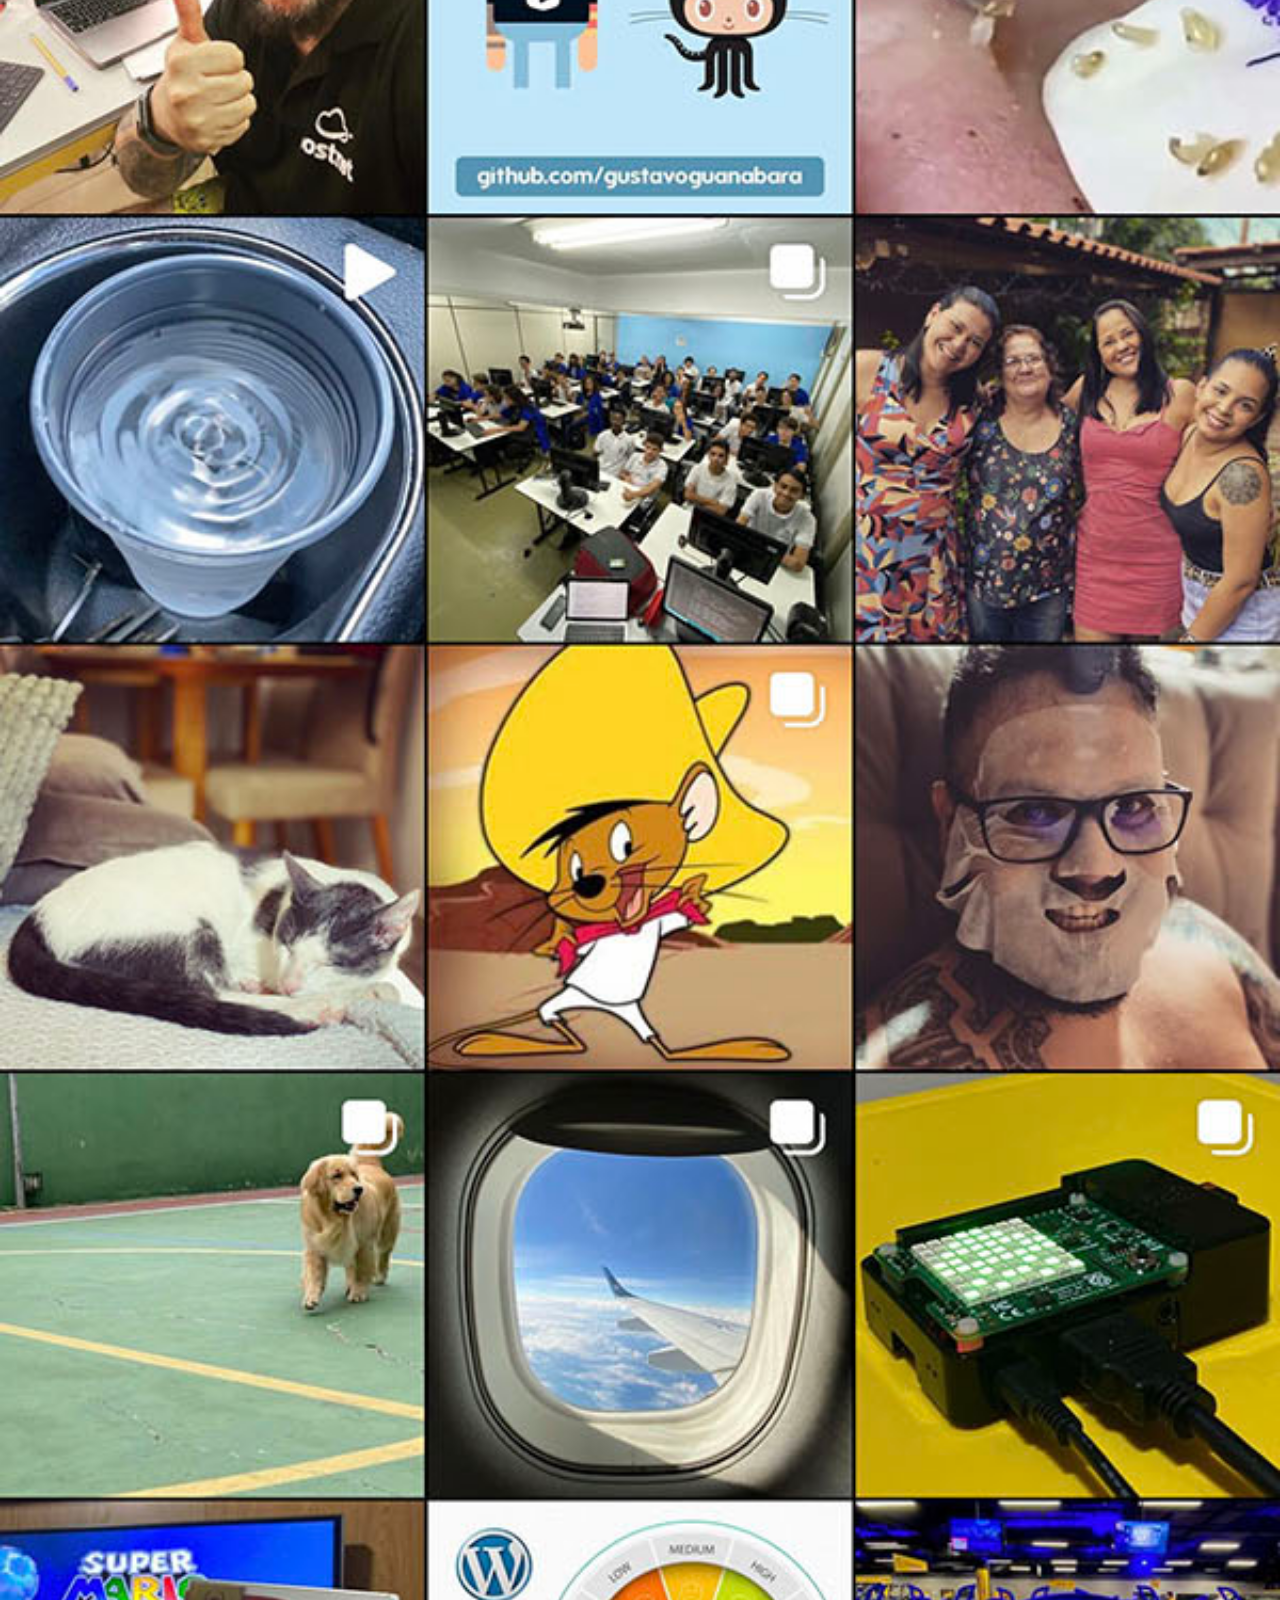
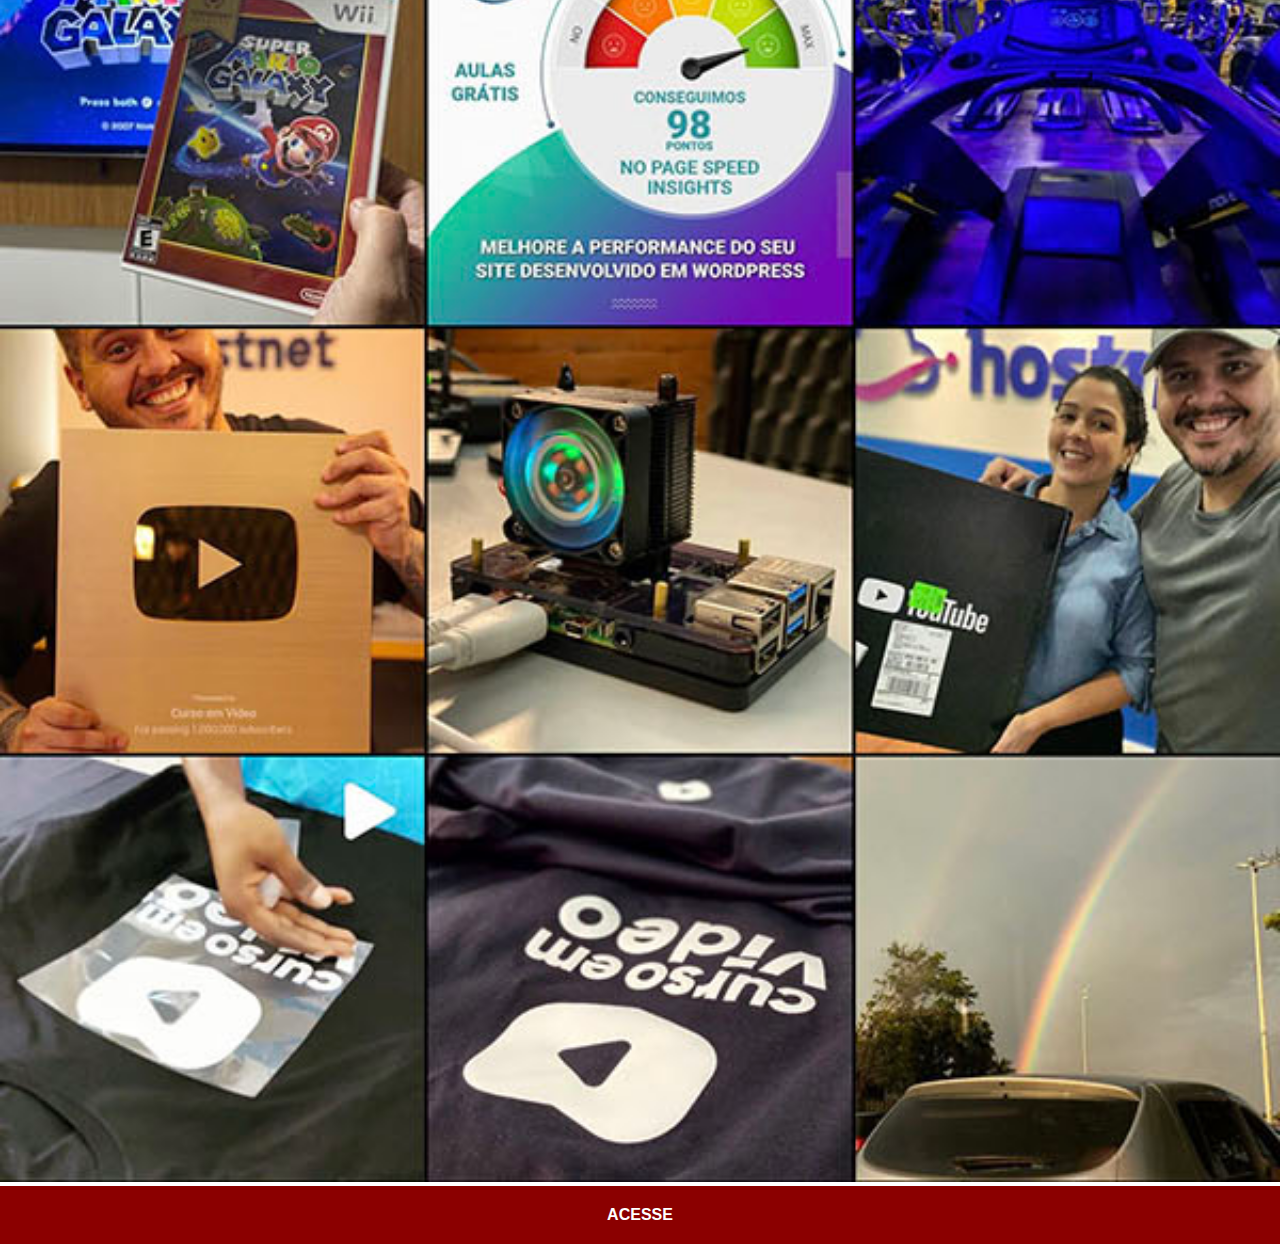
<file: socials/instagram.html>
<!DOCTYPE html>
<html lang="pt-br">
<head>
    <meta charset="UTF-8">
    <meta http-equiv="X-UA-Compatible" content="IE=edge">
    <meta name="viewport" content="width=device-width, initial-scale=1.0">
    <title>Instagram</title>
    <link rel="stylesheet" href="../style/social.css">
</head>
<body>
    <img src="../imagens/tela-instagram.jpg" alt="Tela do Instagram">
    <a href="https://www.instagram.com/gustavoguanabara/?hl=en" target="_blank">ACESSE</a>
</body>
</html>
</file>
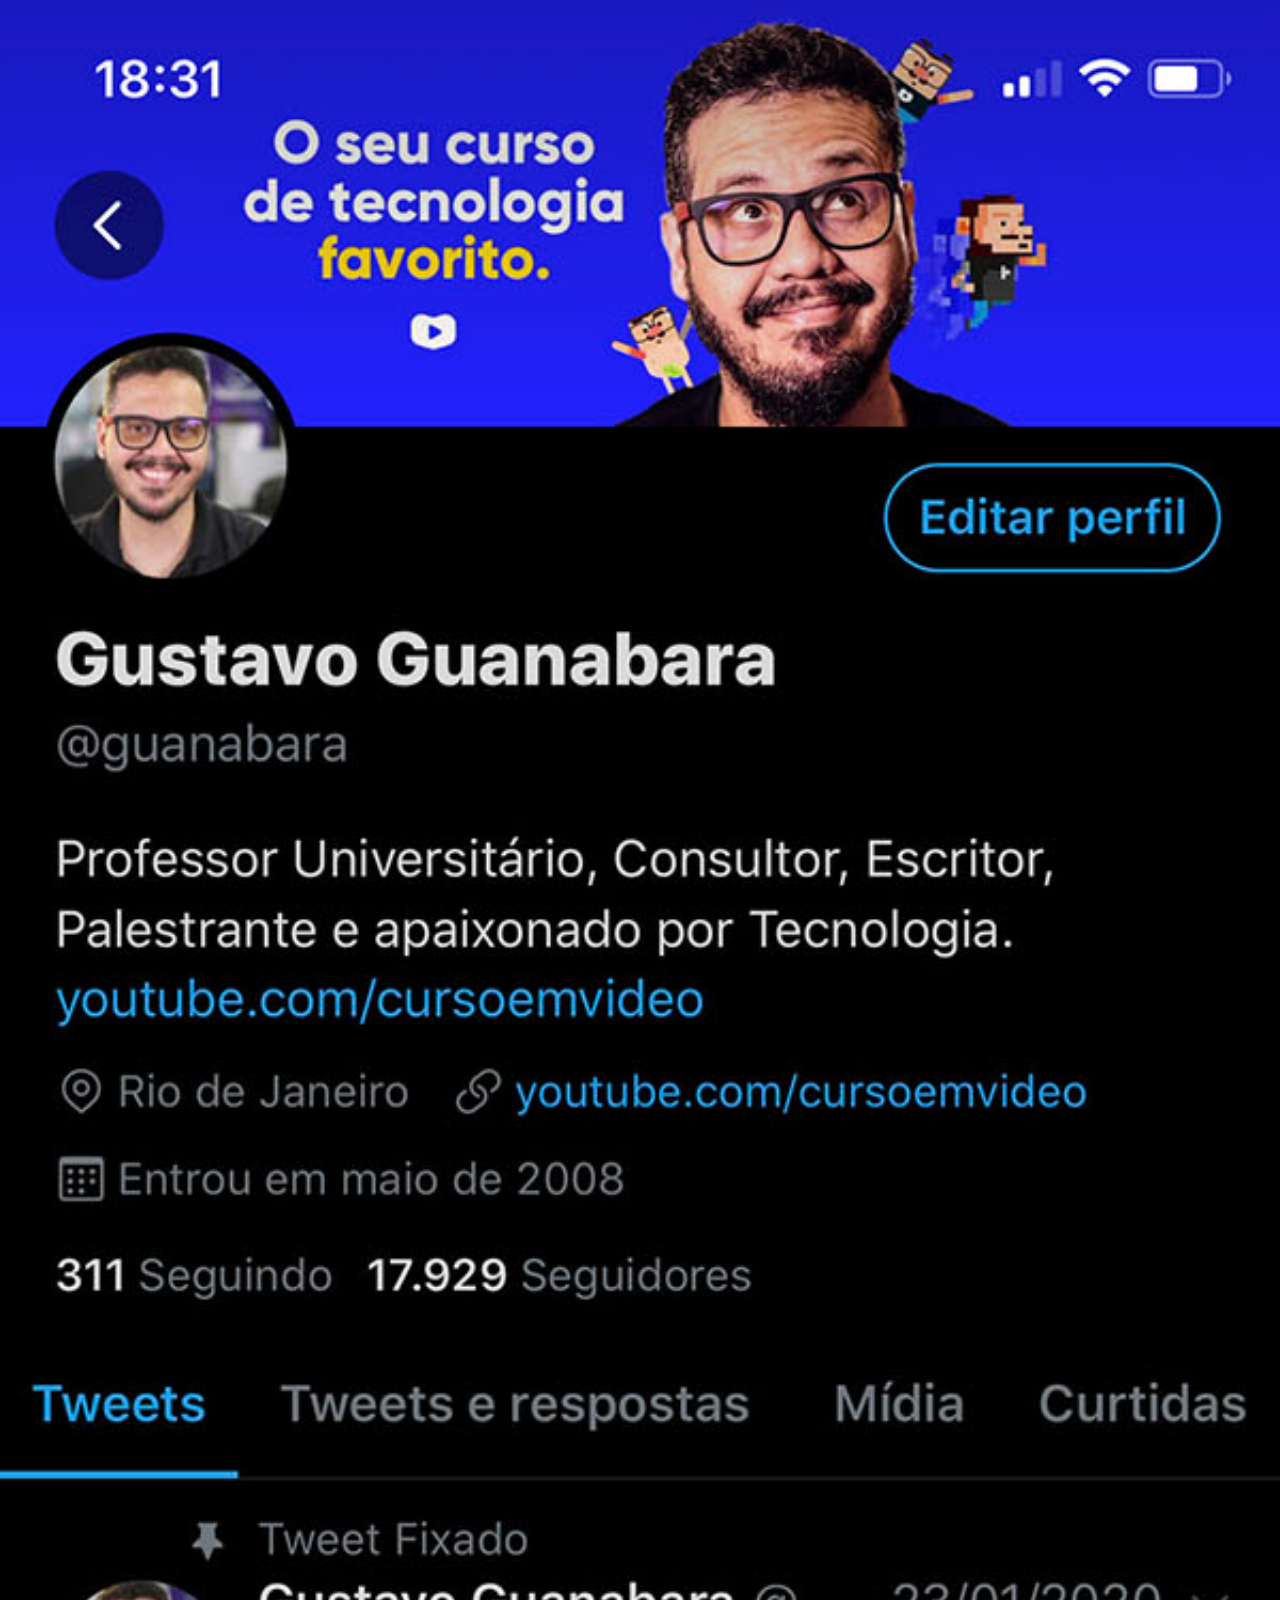
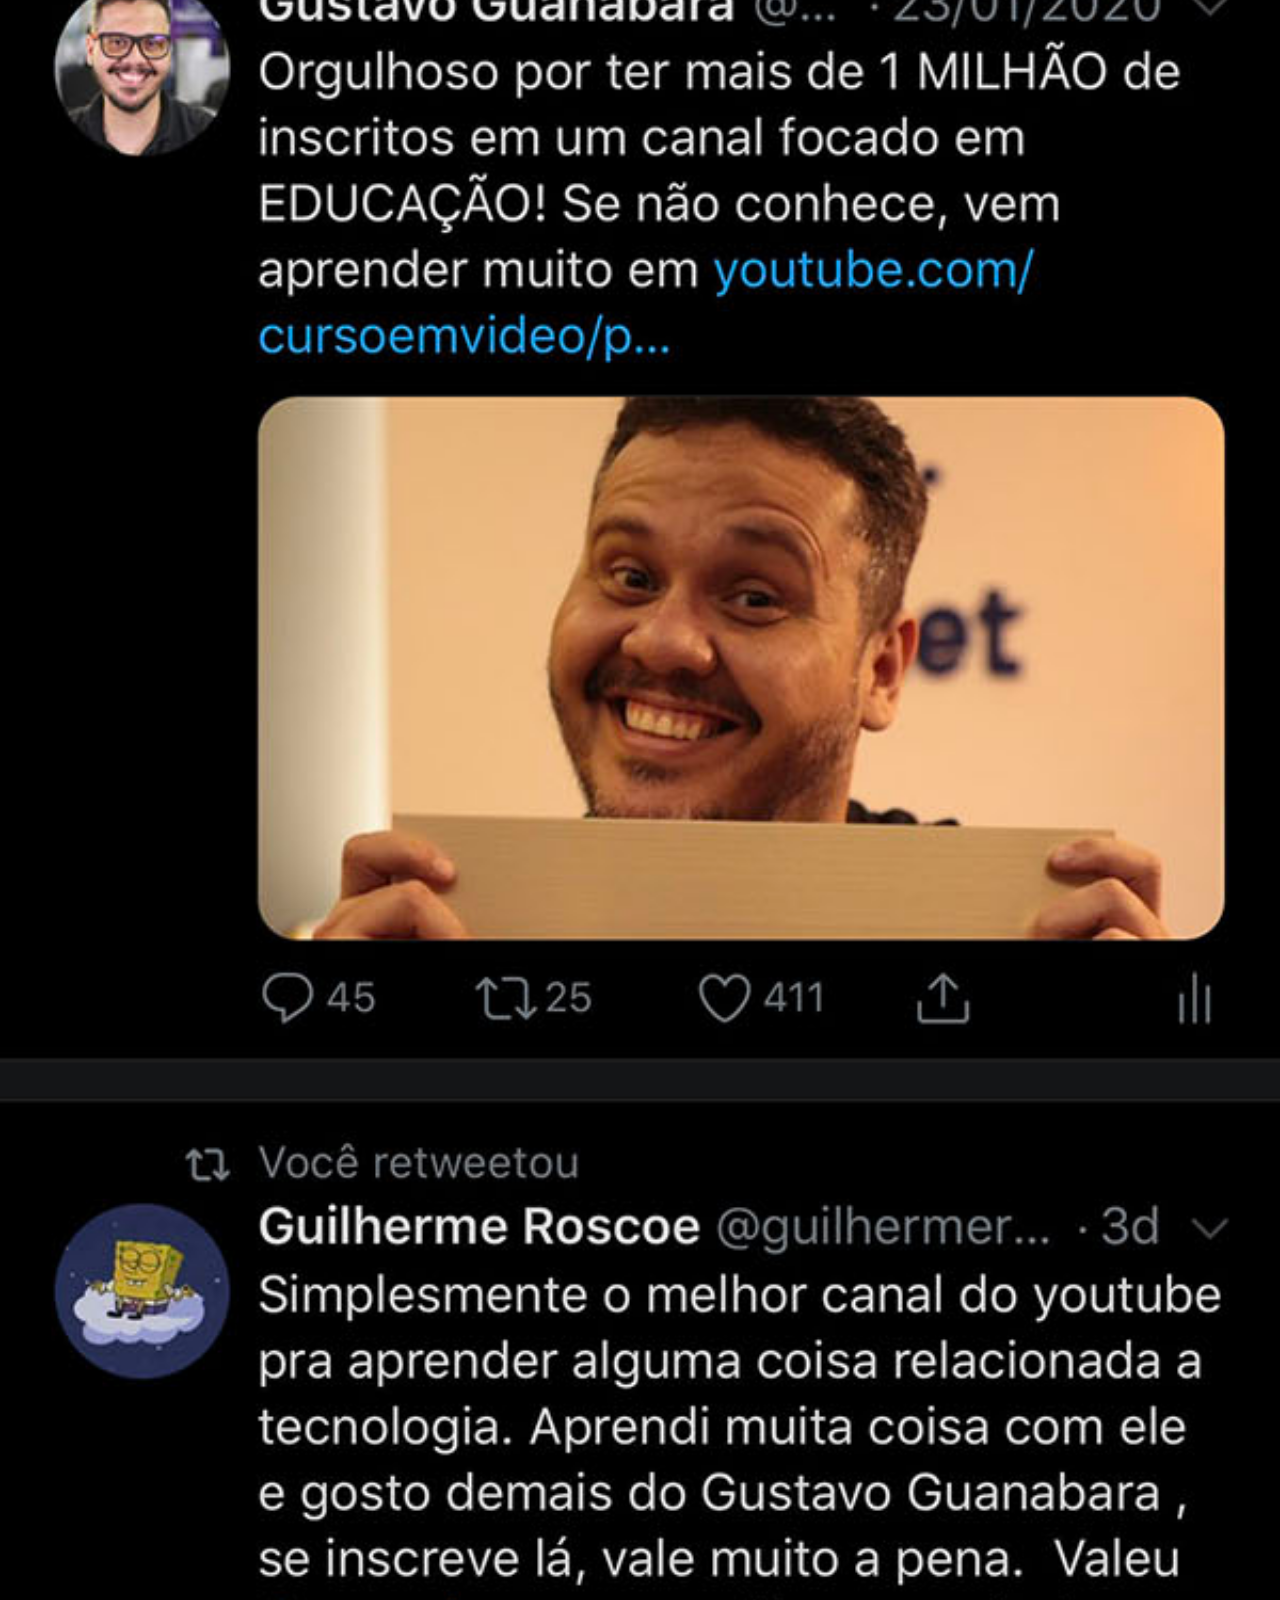
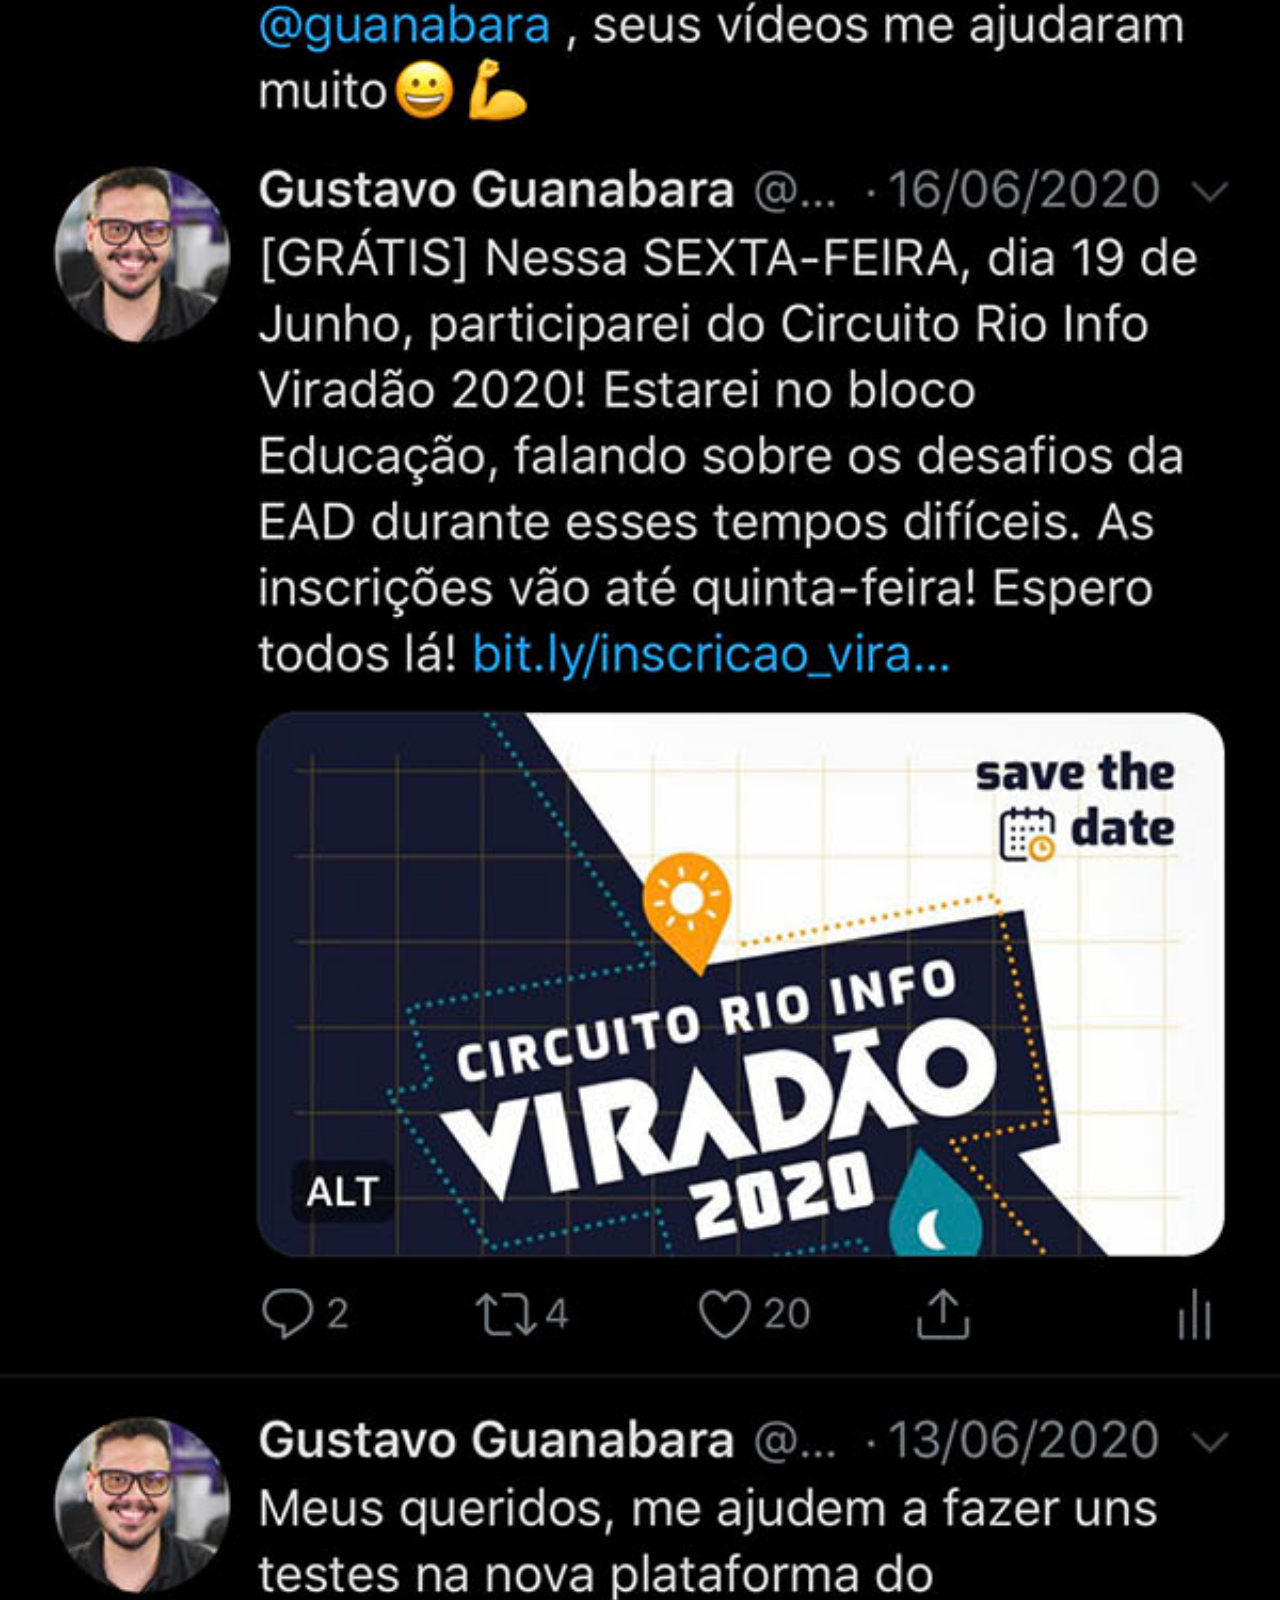
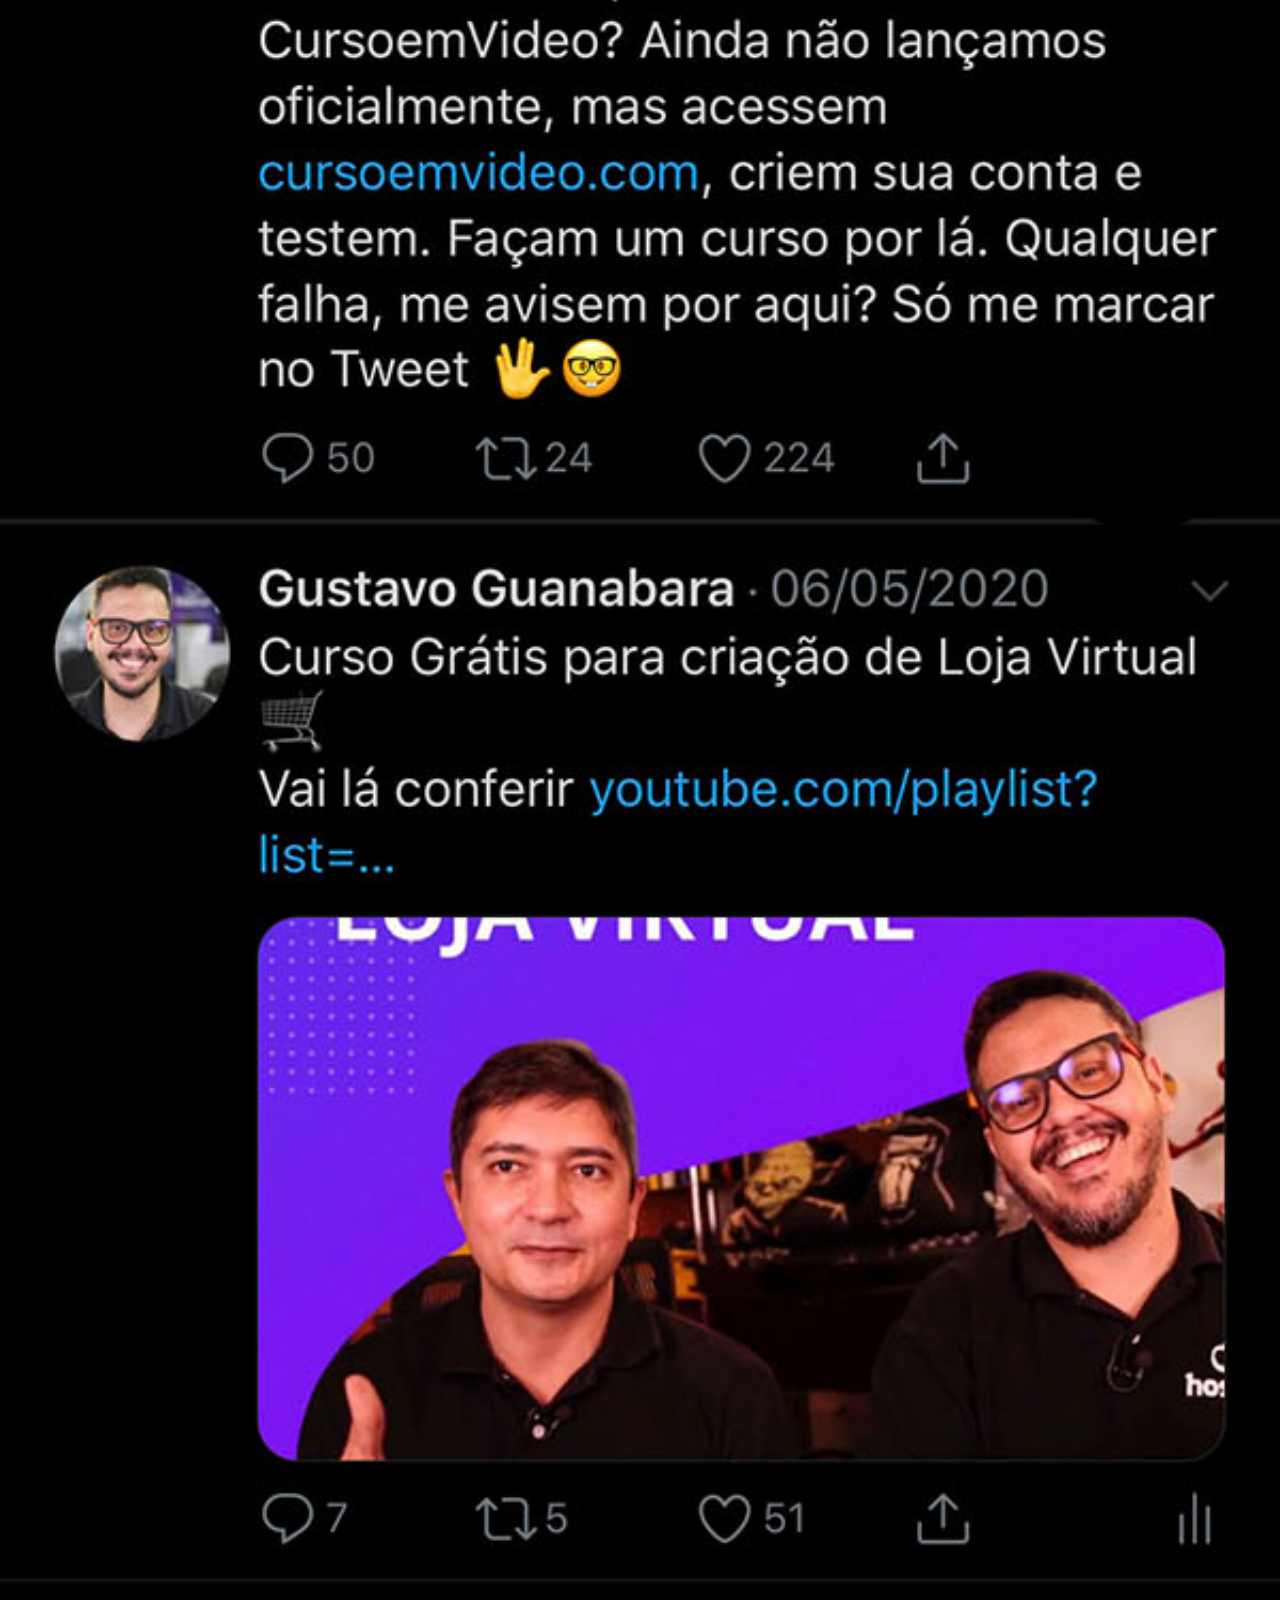
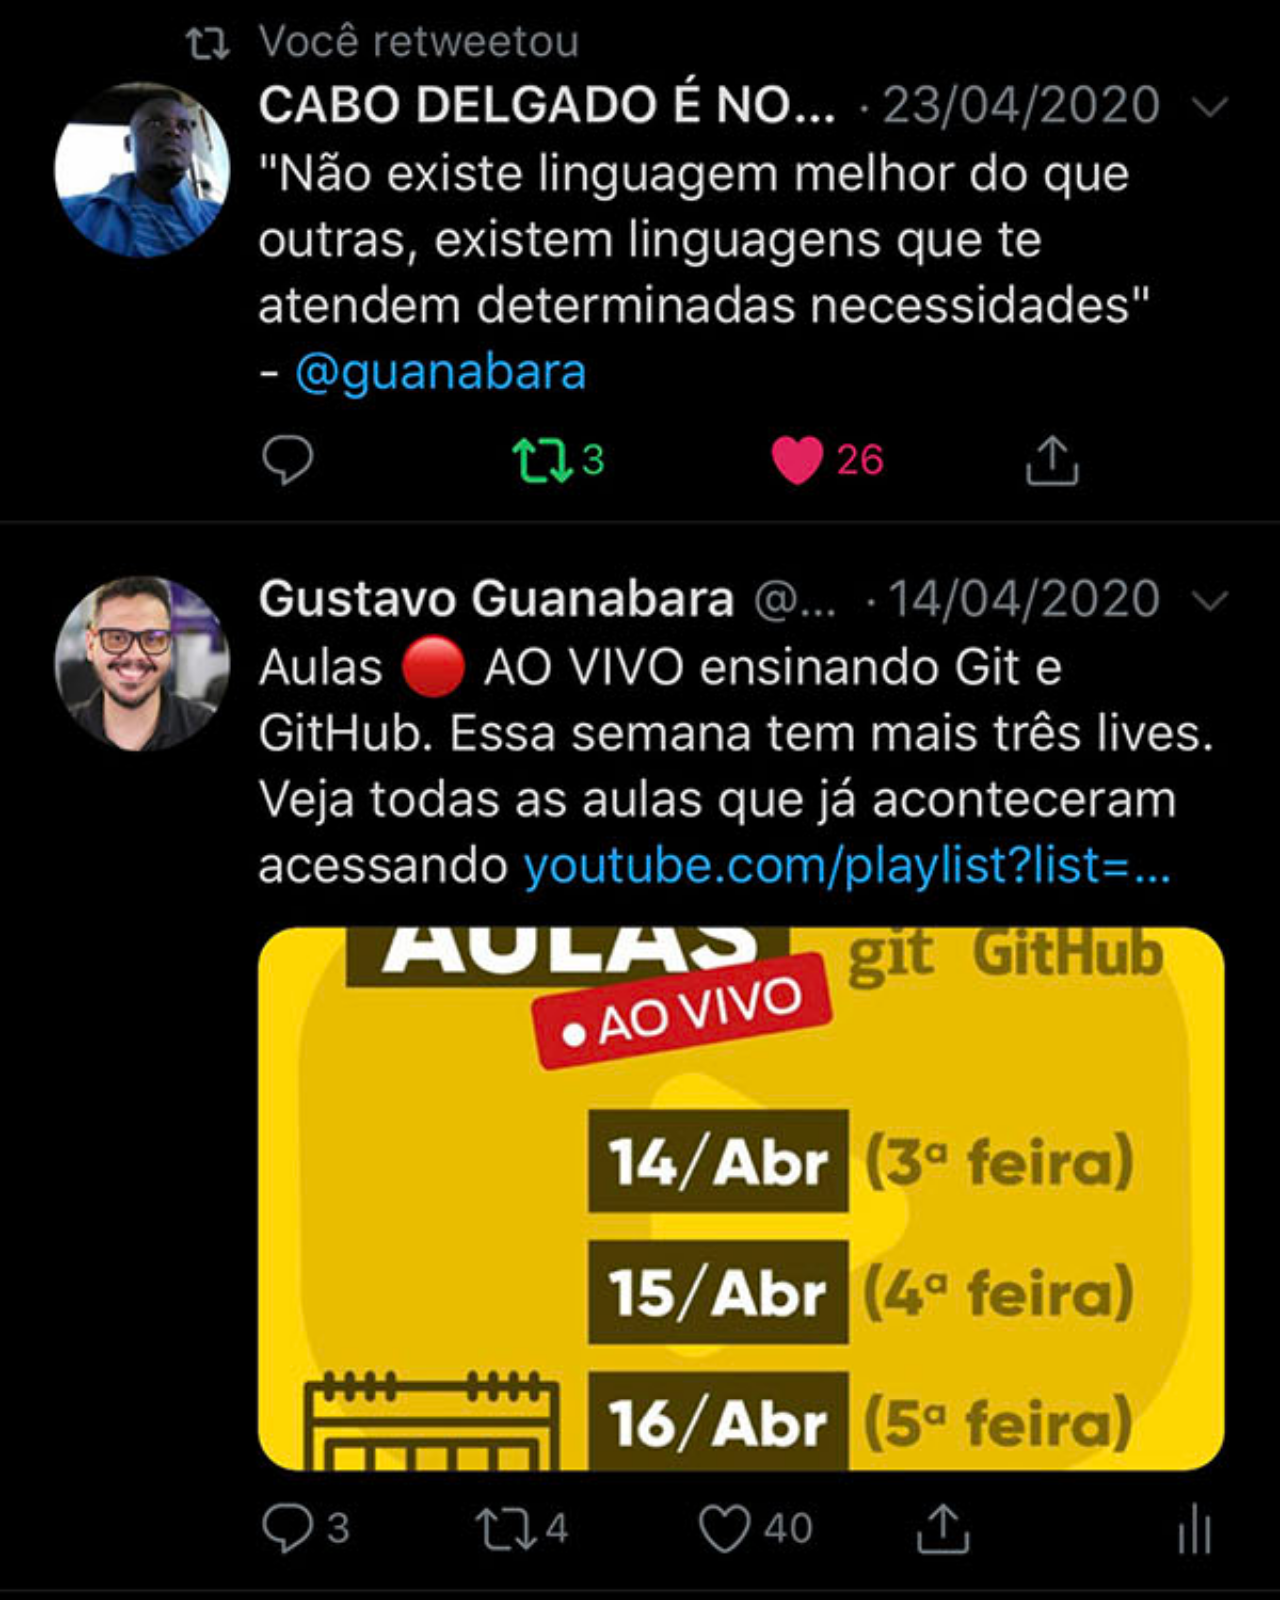
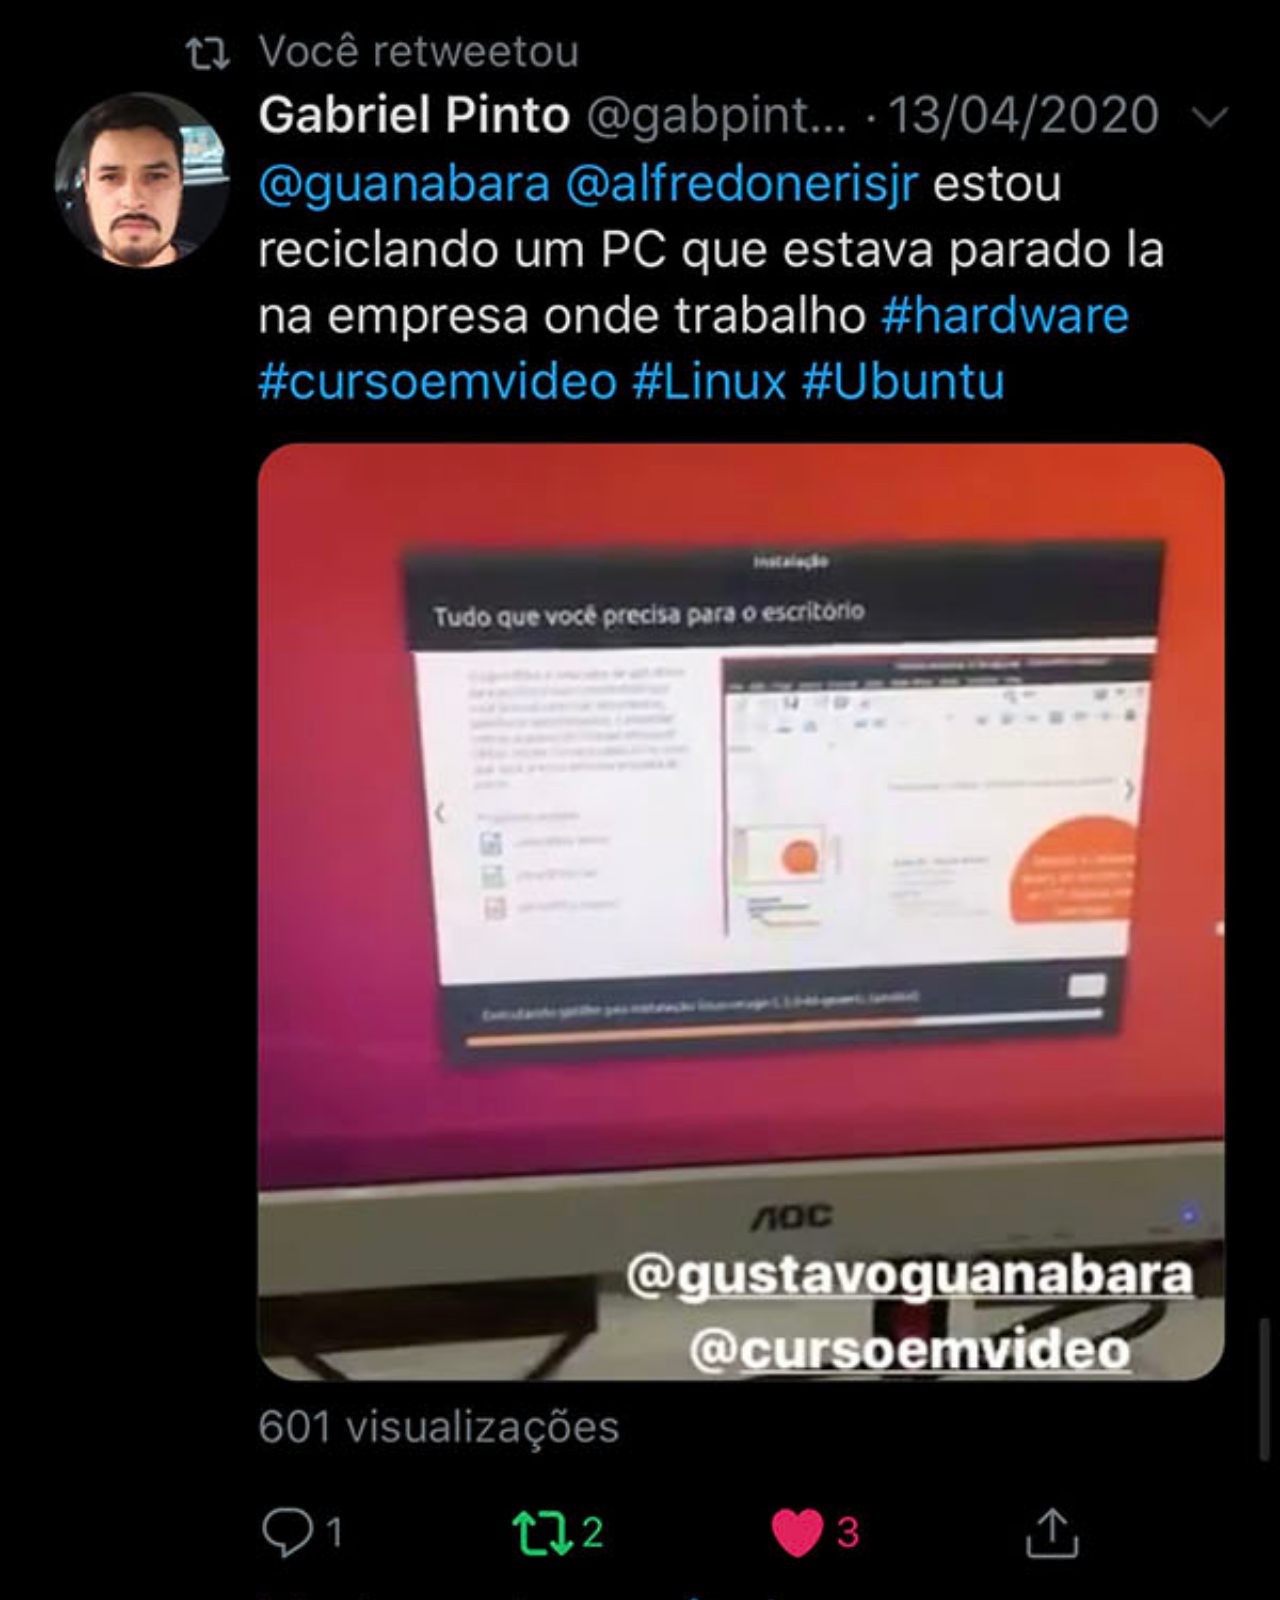
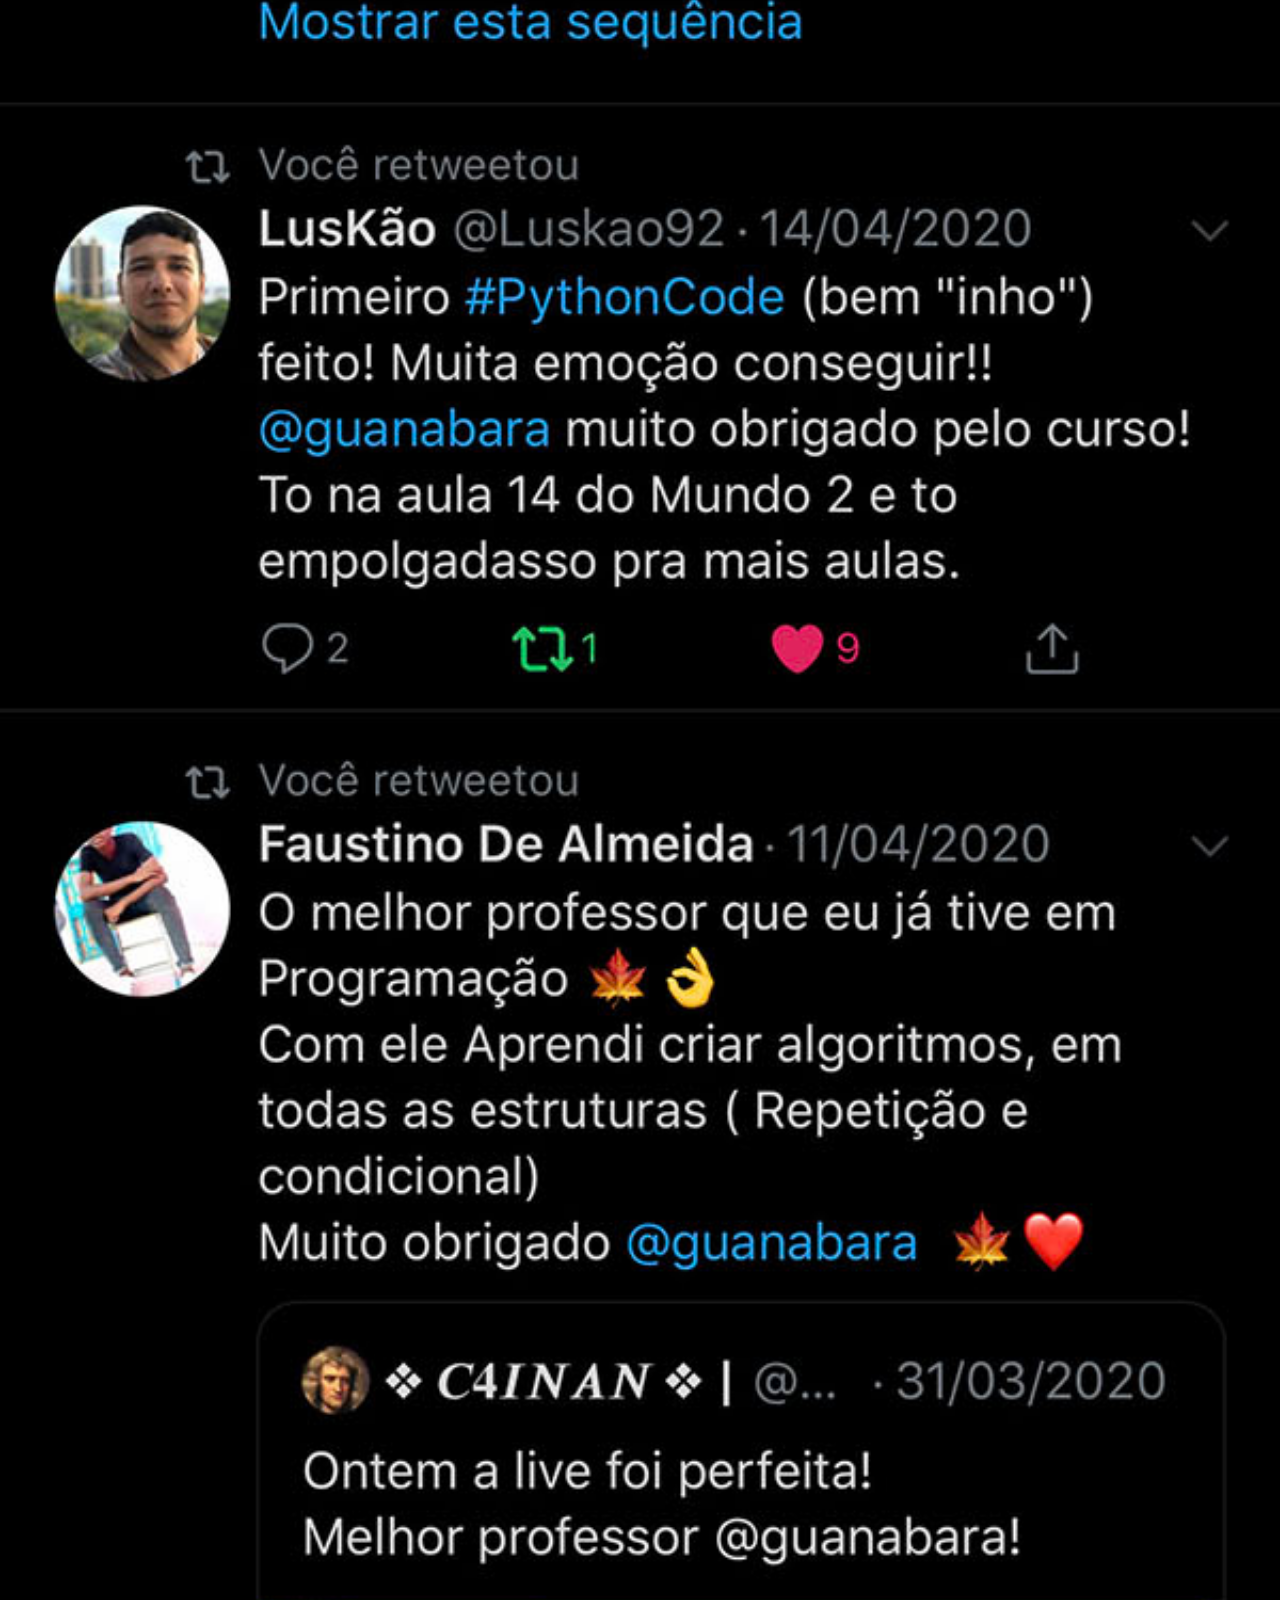
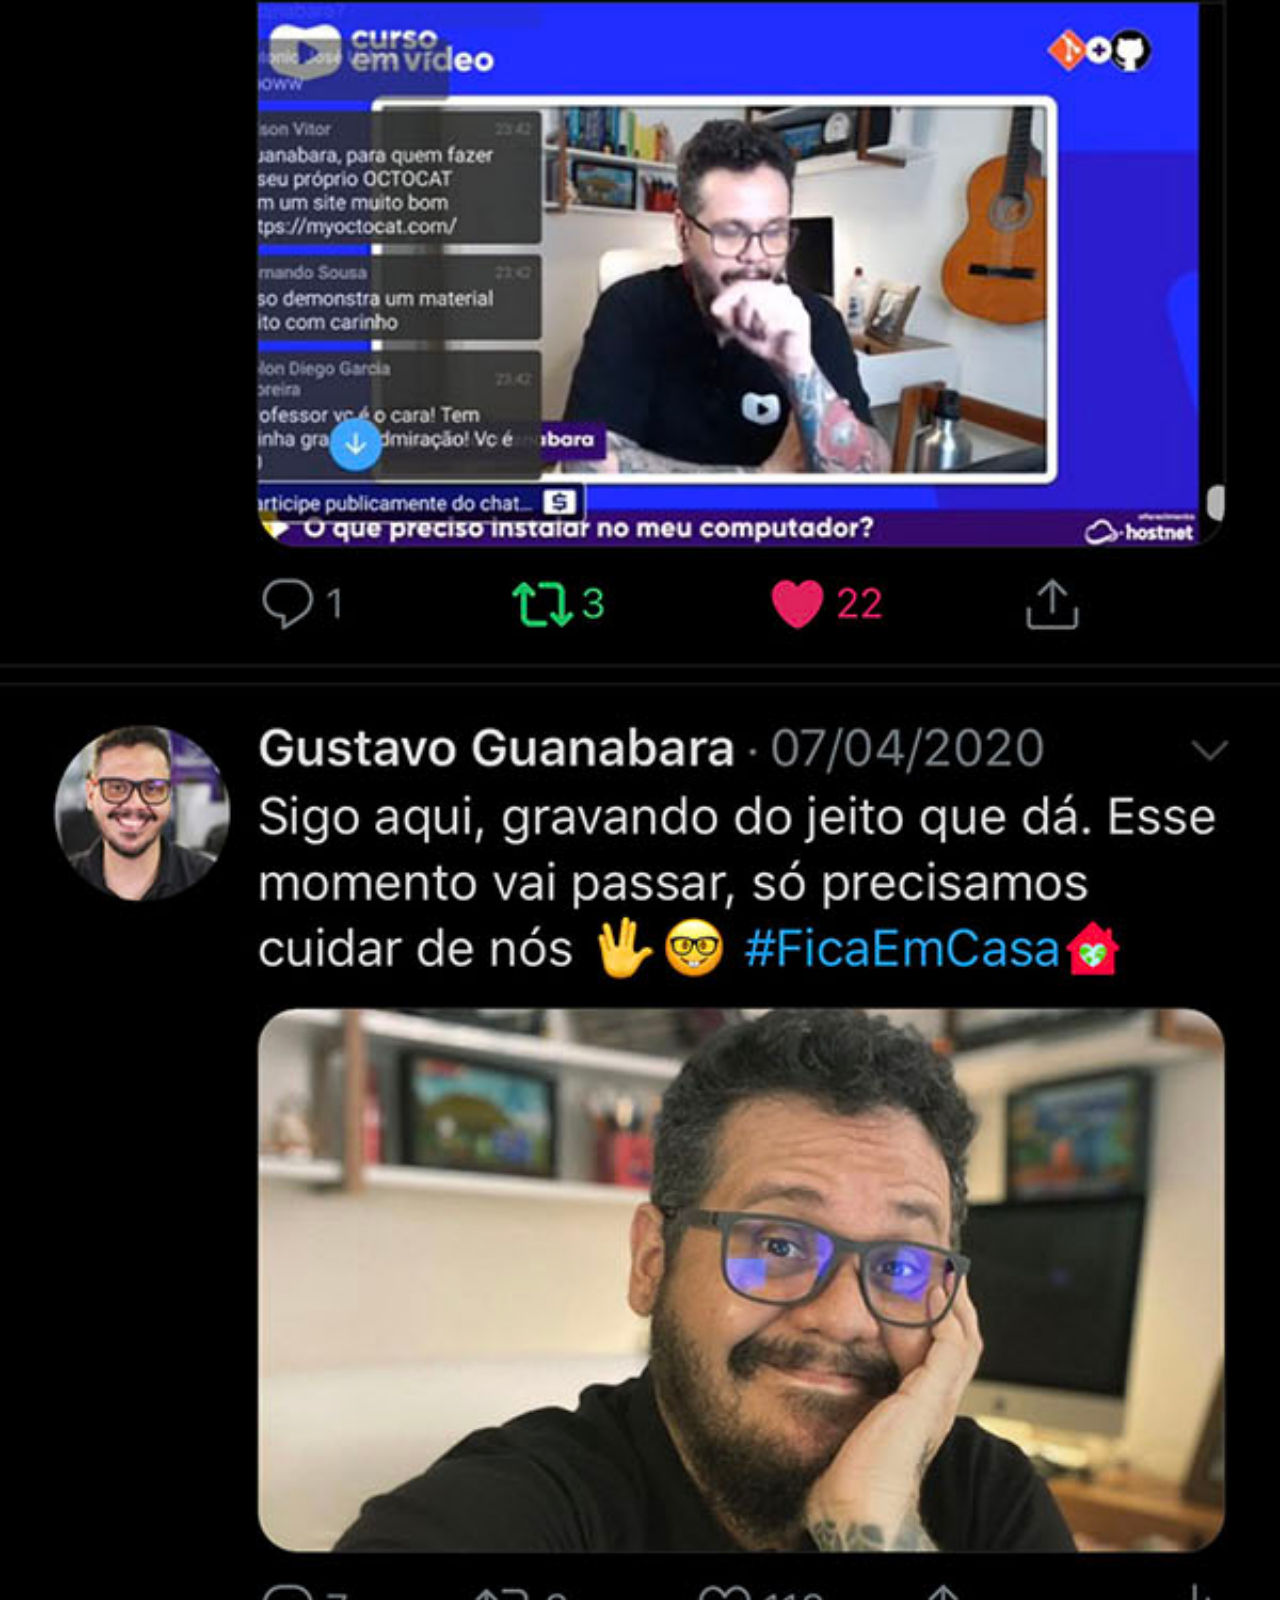
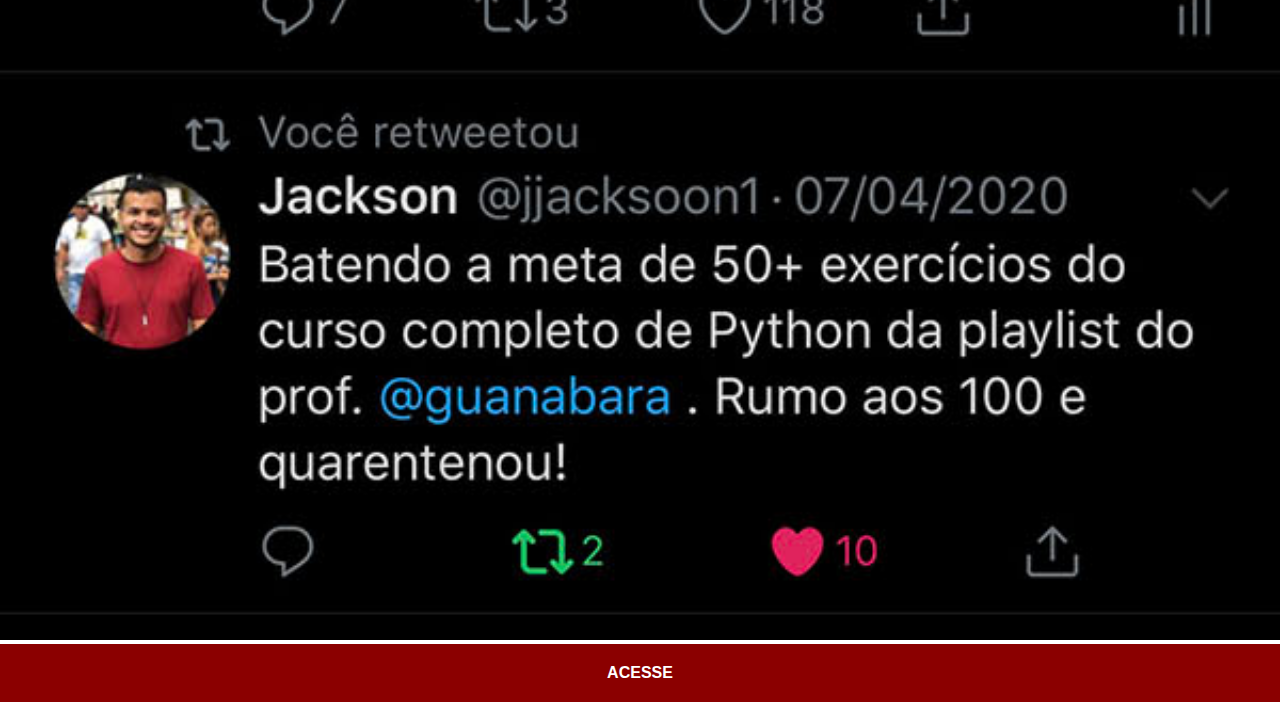
<file: socials/twitter.html>
<!DOCTYPE html>
<html lang="pt-br">
<head>
    <meta charset="UTF-8">
    <meta http-equiv="X-UA-Compatible" content="IE=edge">
    <meta name="viewport" content="width=device-width, initial-scale=1.0">
    <title>Twitter</title>
    <link rel="stylesheet" href="../style/social.css">
</head>
<body>
    <img src="../imagens/tela-twitter.jpg" alt="Tela do Twitter">
    <a href="https://twitter.com/guanabara" target="_blank">ACESSE</a>
</body>
</html>
</file>
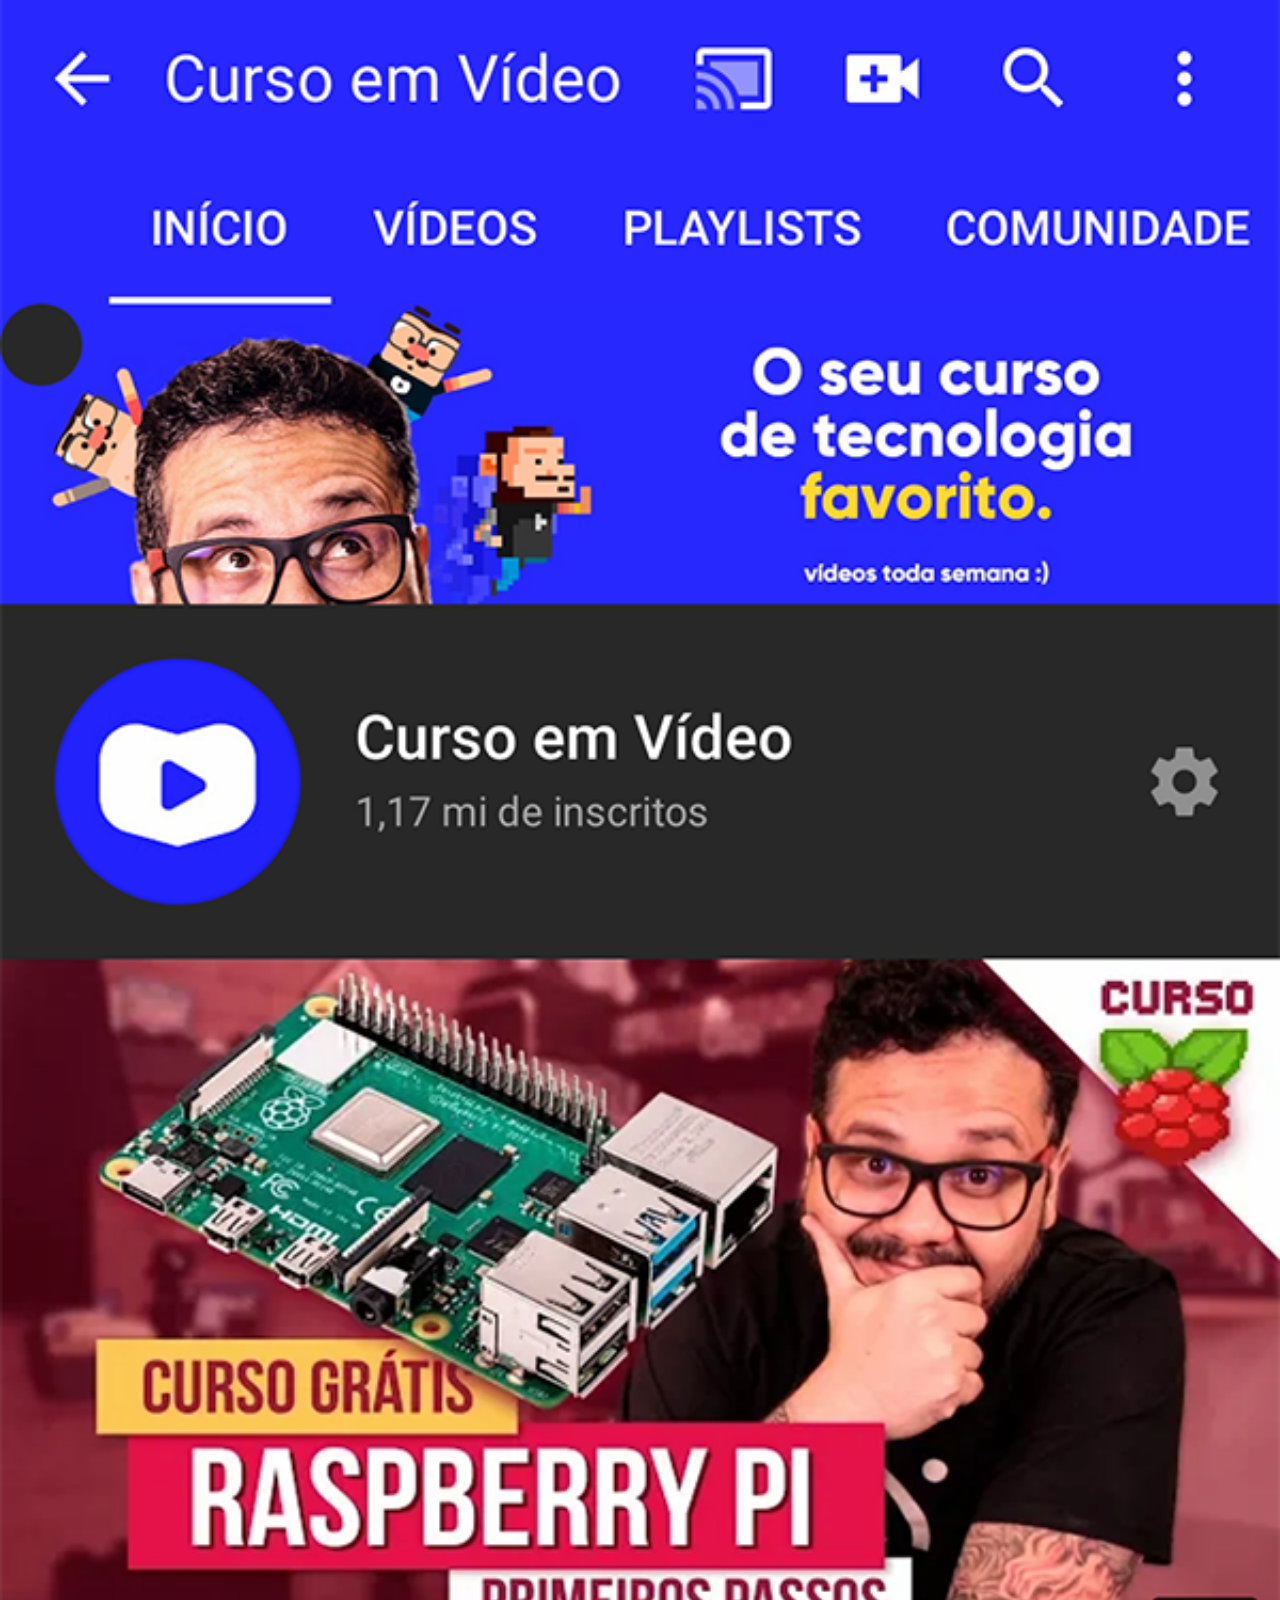
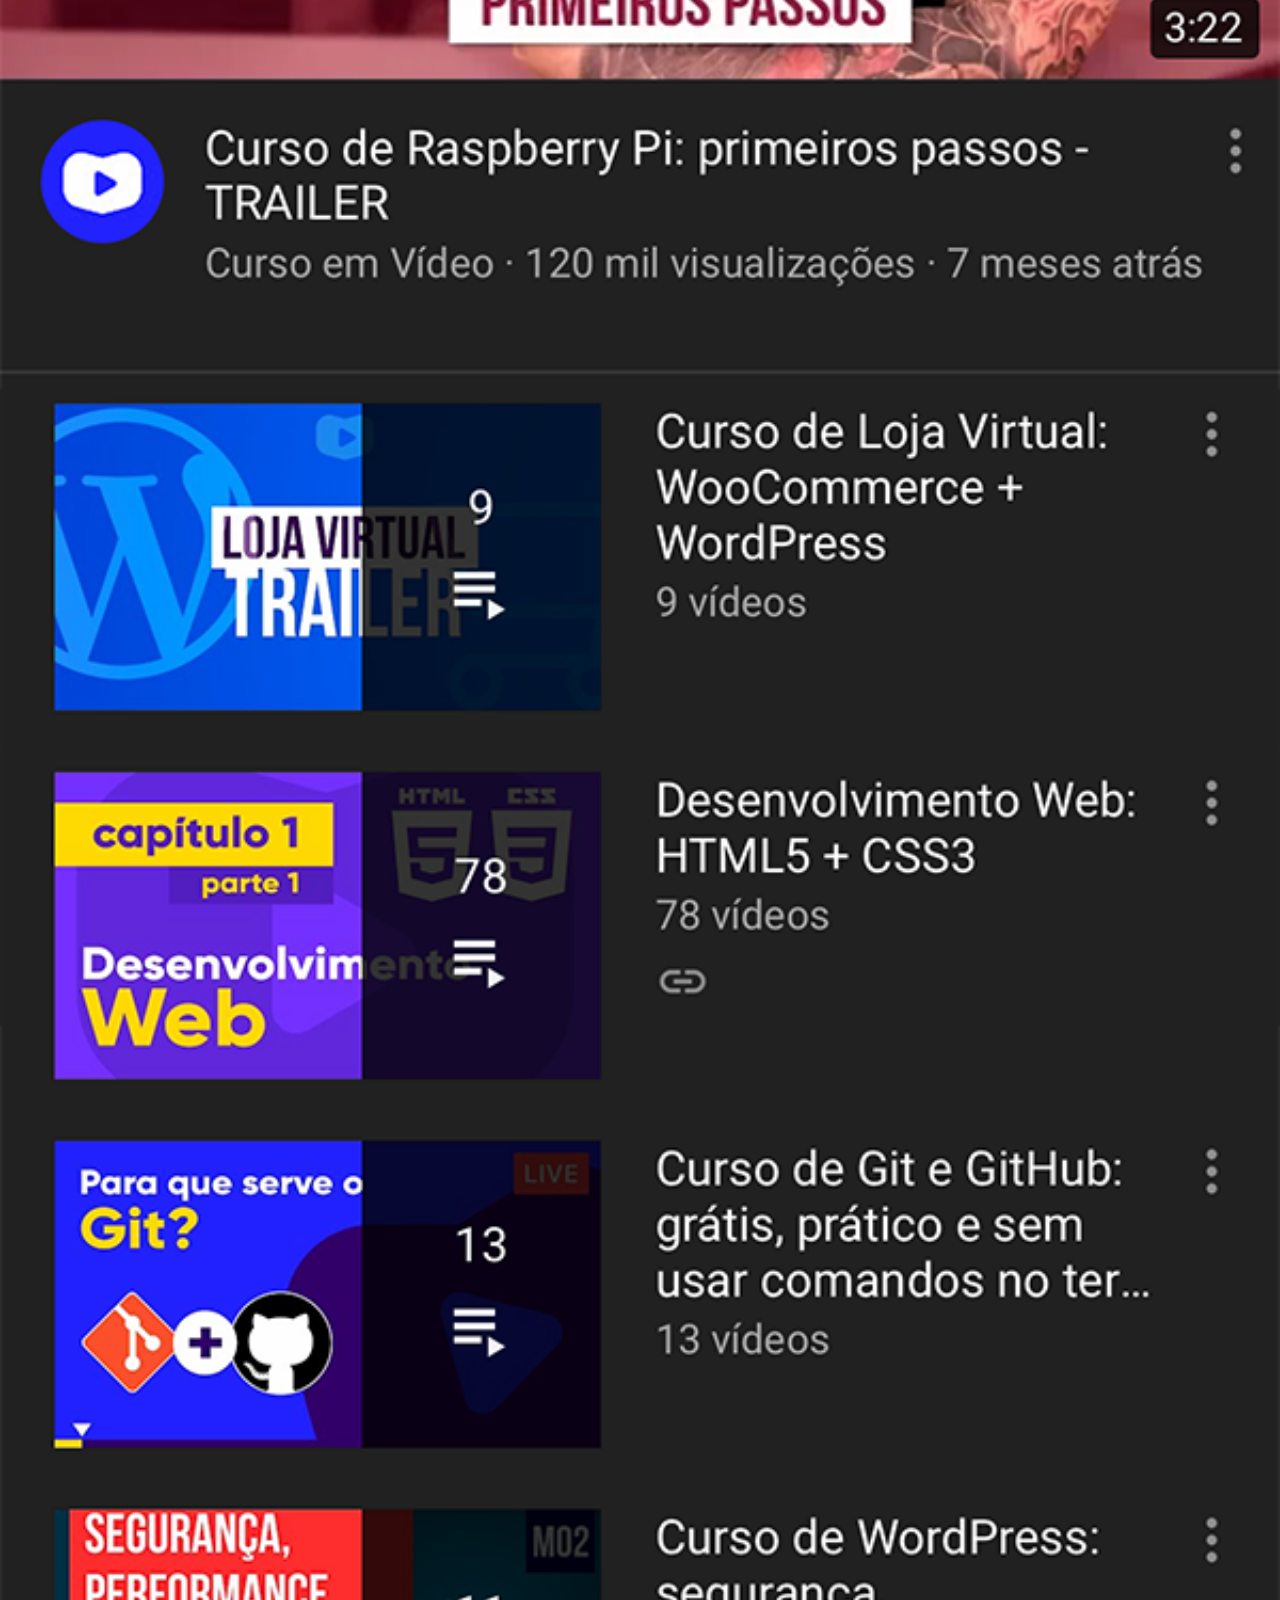
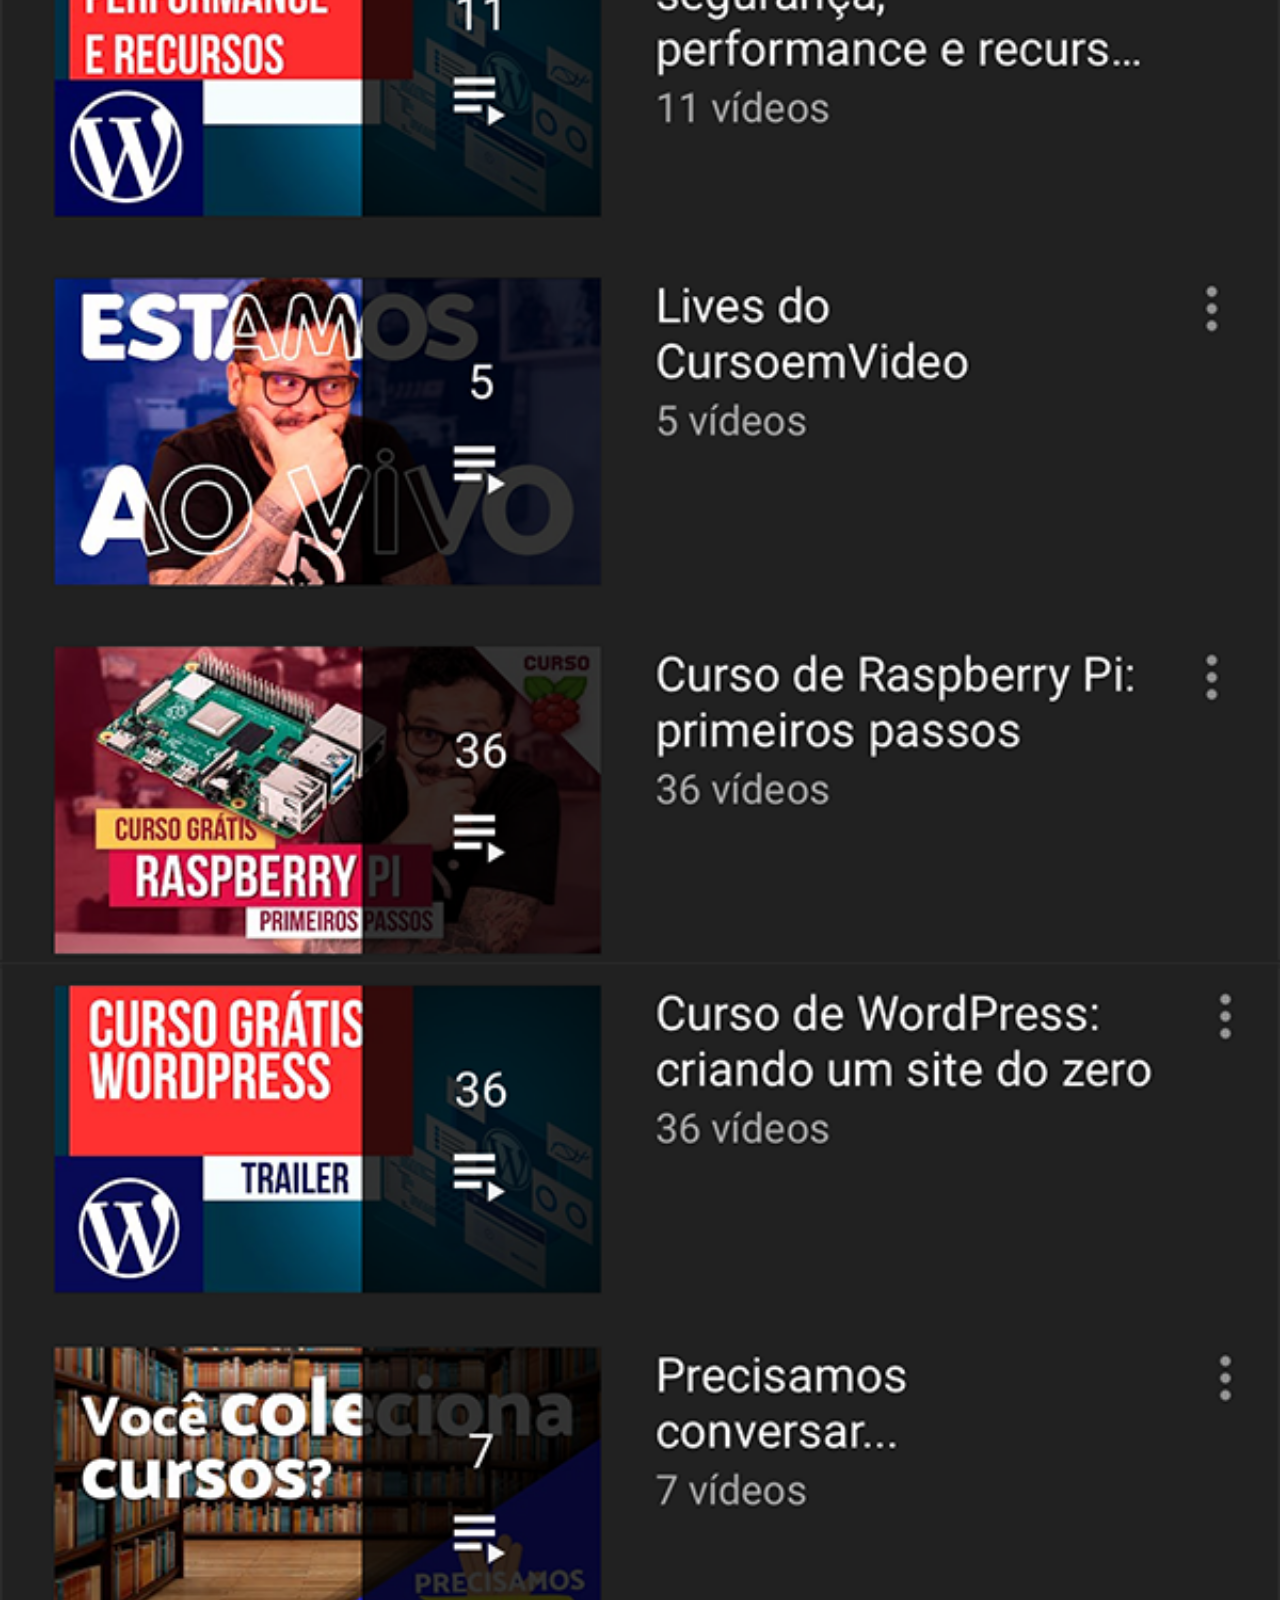
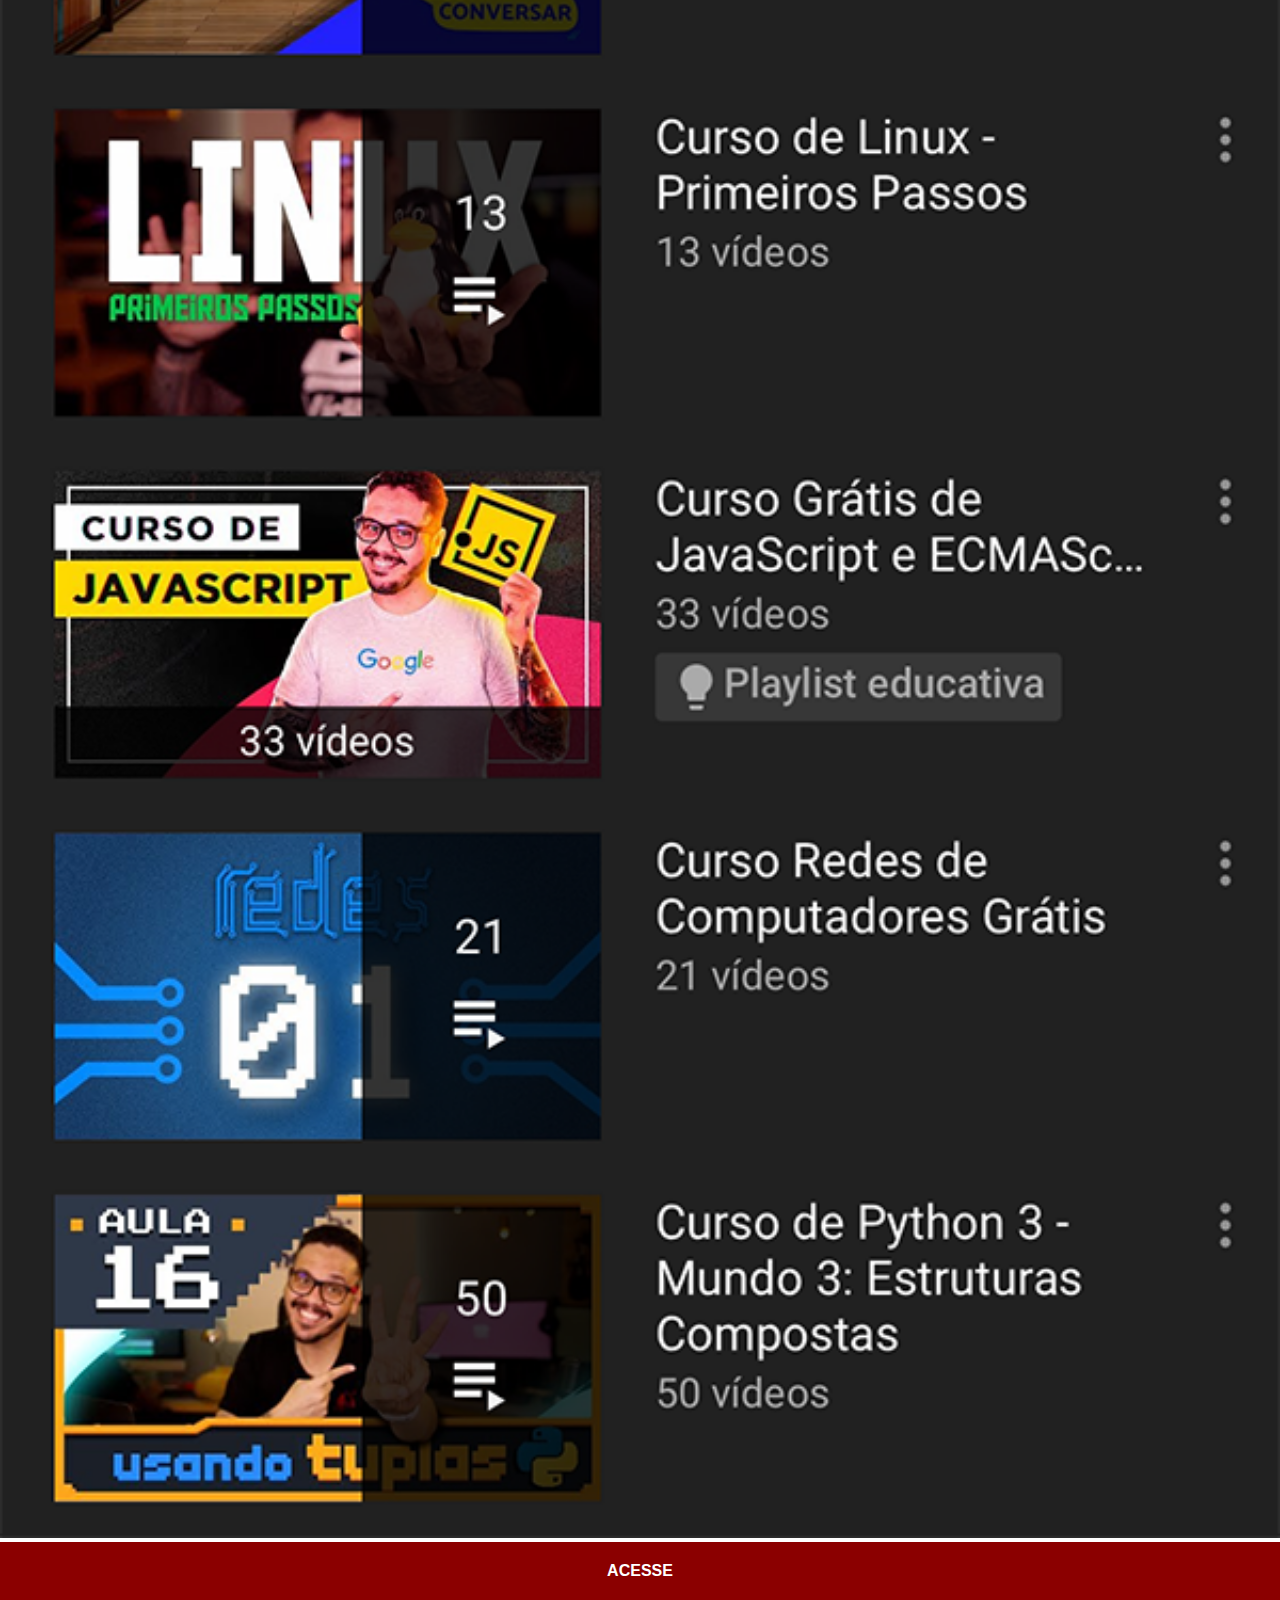
<file: socials/youtube.html>
<!DOCTYPE html>
<html lang="pt-br">
<head>
    <meta charset="UTF-8">
    <meta http-equiv="X-UA-Compatible" content="IE=edge">
    <meta name="viewport" content="width=device-width, initial-scale=1.0">
    <title>YouTube</title>
    <link rel="stylesheet" href="../style/social.css">
</head>
<body>
    <img src="../imagens/tela-youtube.png" alt="Tela do YouTube">
    <a href="https://www.youtube.com/channel/UCrWvhVmt0Qac3HgsjQK62FQ" target="_blank">ACESSE</a>
</body>
</html>
</file>
<file: style/style.css>
@charset "UTF-8";

* {
    font-family: Arial, Helvetica, sans-serif;
    margin: 0px;
    padding: 0px;
}

html, body {
    height: 100vh;
    width: 100vw;
    background-color: black;
}

body {
    background: url(../imagens/fundo-madeira.jpg) no-repeat top center;
    background-size: cover;
    background-attachment: fixed;
}

main {
    position: relative;
    height: 100vh;
}

#phone {
    position: absolute; 
    top: 50%;
    left: 50%;
    transform: translate(-50%, -50%);

    height:627px;
    width: 311px;
    background: url(../imagens/frame-iphone.png) no-repeat;
}

#screen {
    position: relative;
    top: 80px;
    left: 22px;
    width: 266px;
    height: 471px;
}

#social-media {
    text-align: right;
}

#social-media img {
    width: 50px;
    margin: 5px;
    border-radius: 50%;
    box-shadow: 2px 2px 5px rgba(0, 0, 0, 0.342);
    box-sizing: border-box;
}

#social-media img:hover {
    border: 2px solid rgba(255, 255, 255, 0.692);
    transform: translate(-2px, -2px);
    box-shadow: 5px 5px 10px rgba(0, 0, 0, 0.342);
    transition: 0.2s;
}
</file>
<file: style/social.css>
@charset "UTF-8";


* {
    margin: 0px;
    padding: 0px;
    font-family: Arial, Helvetica, sans-serif;
}

::-webkit-scrollbar {
    width: 0px;
    height: 0px;
}

a {
    display: block;
    background-color: darkred;
    color: white;
    padding: 20px;
    text-align: center;
    font-weight: bolder;
    text-decoration: none;
}

a:hover {
    background-color: rgb(192, 2, 2);
    transition: 0.5s;
}

img {
    width: 100vw;
}
</file>
